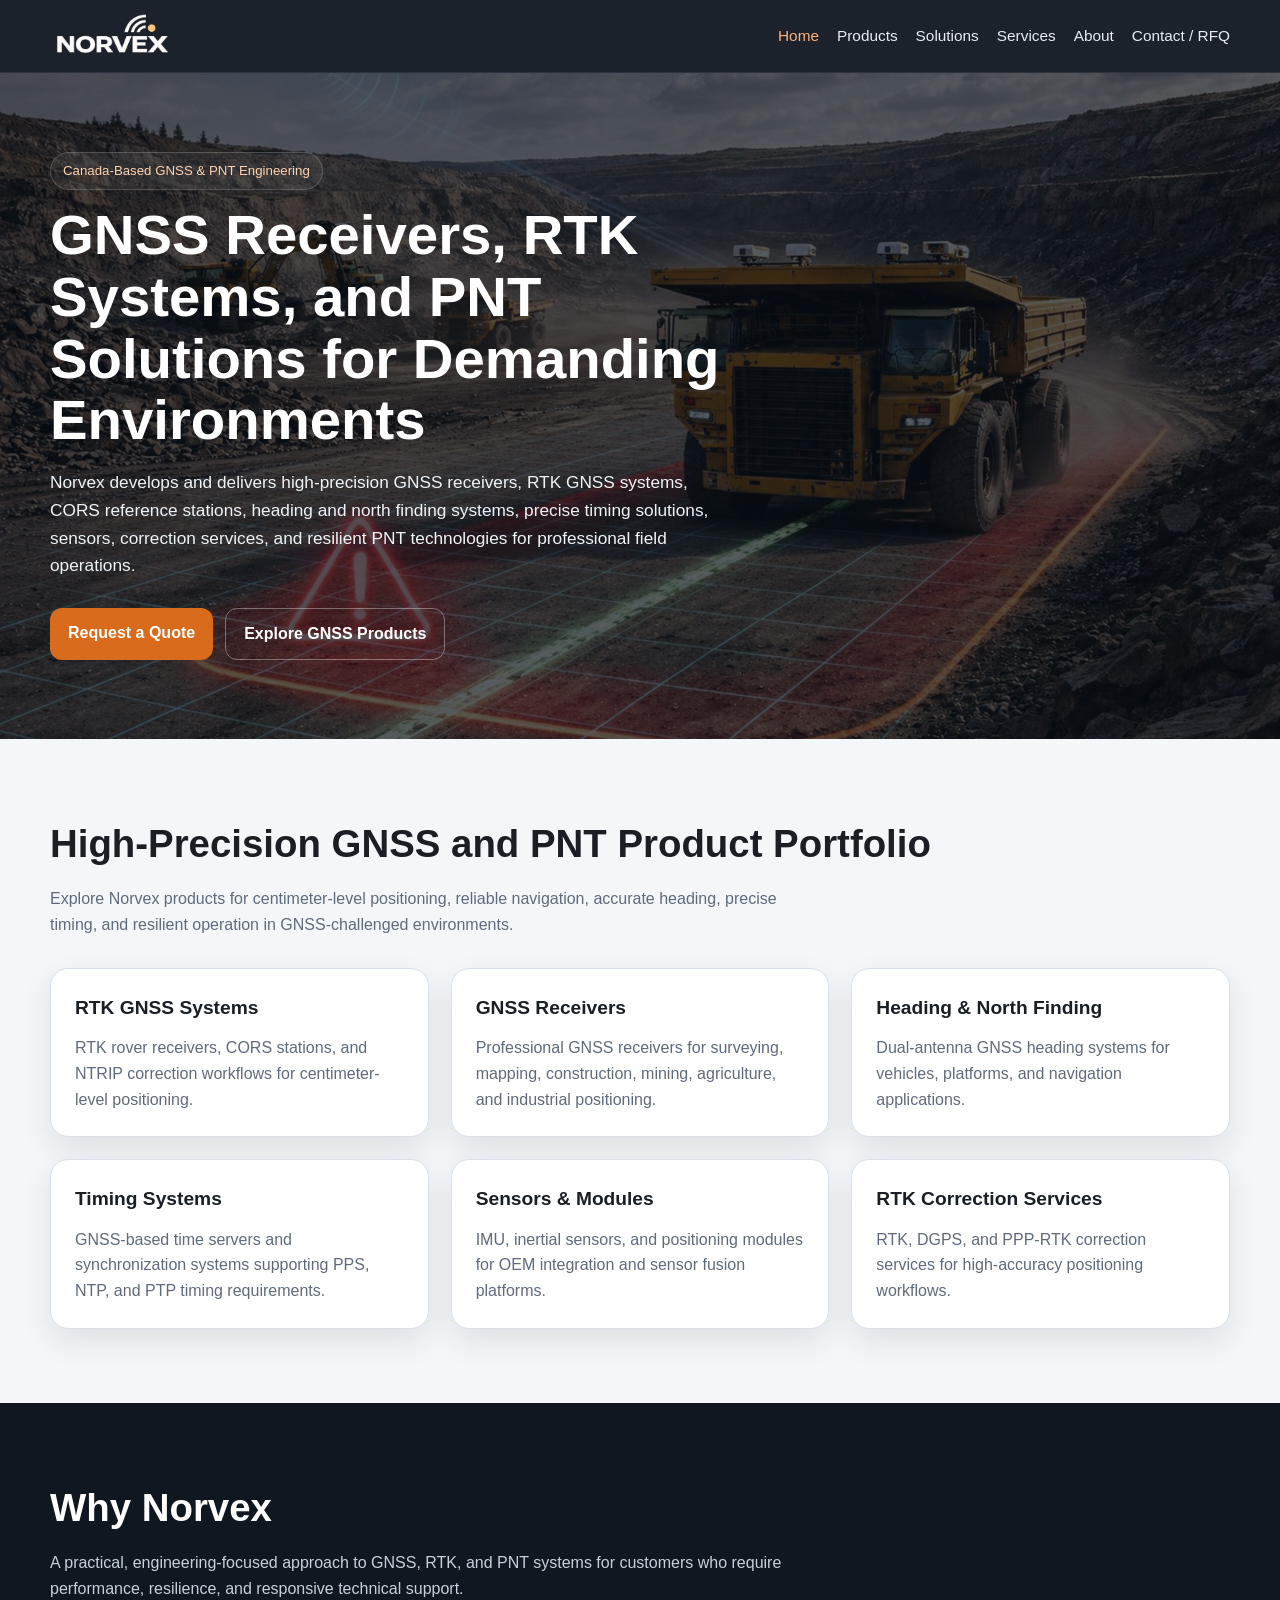
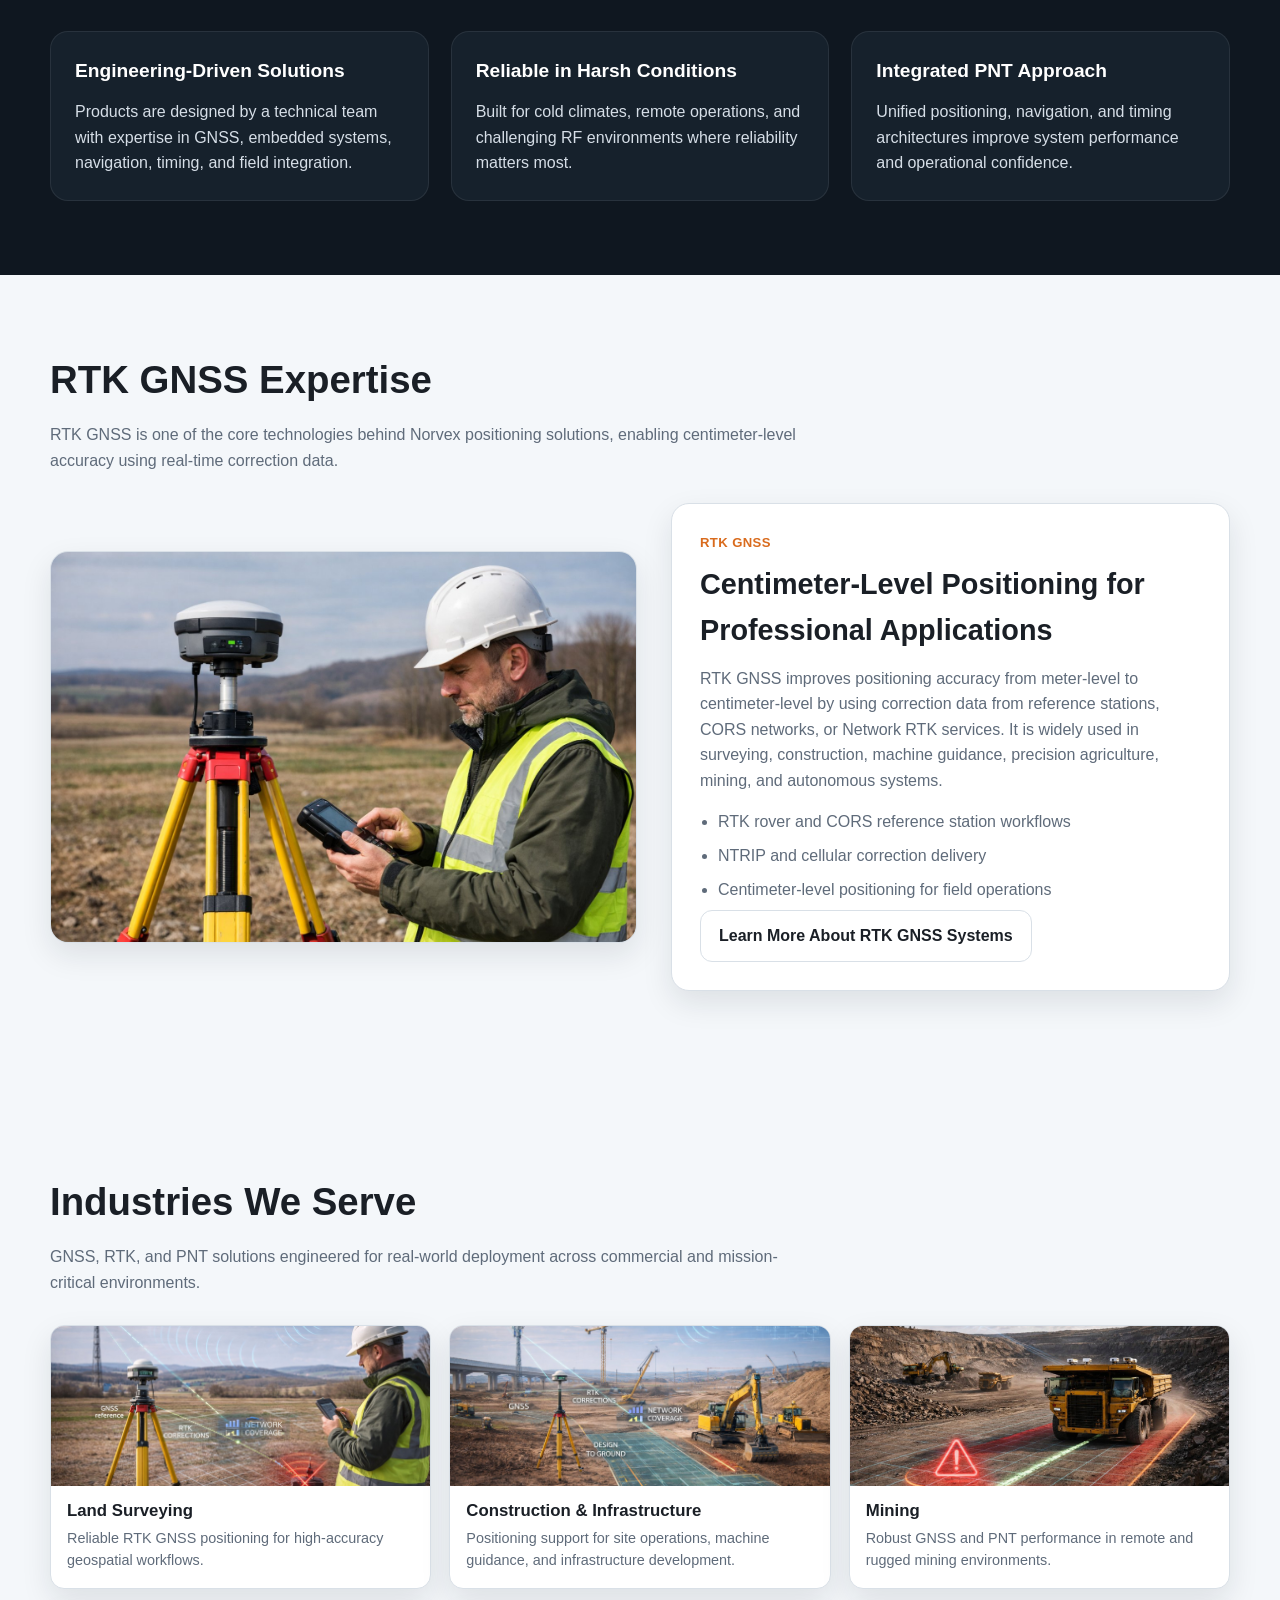
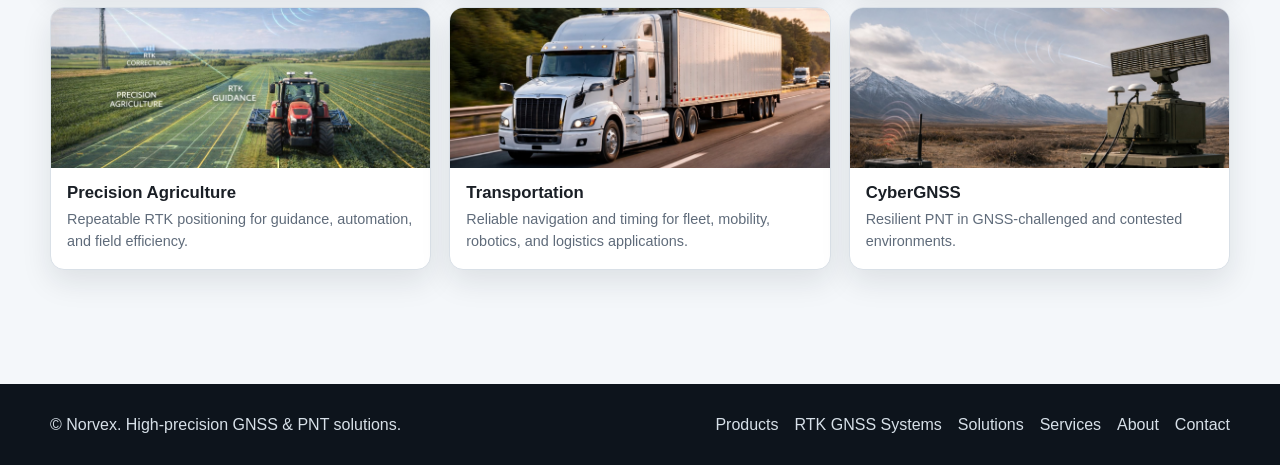
<file: index.html>
<!DOCTYPE html>
<html lang="en">
<head>
  <!-- Google tag (gtag.js) -->
  <script async src="https://www.googletagmanager.com/gtag/js?id=G-CPPC01X9D1"></script>
  <script>
    window.dataLayer = window.dataLayer || [];
    function gtag(){dataLayer.push(arguments);}
    gtag('js', new Date());
    gtag('config', 'G-CPPC01X9D1');
  </script>

  <meta charset="UTF-8">
  <meta name="viewport" content="width=device-width, initial-scale=1.0">

  <title>Norvex | GNSS Receivers, RTK Systems & PNT Solutions</title>
  <meta name="description" content="Norvex provides GNSS receivers, RTK GNSS systems, CORS stations, timing systems, sensors, and resilient PNT solutions for surveying, construction, mining, agriculture, transportation, and mission-critical applications.">
  <meta name="robots" content="index, follow">

  <link rel="canonical" href="https://norvexpnt.com/">
  <link rel="stylesheet" href="/style.css">

  <meta property="og:title" content="Norvex | GNSS Receivers, RTK Systems & PNT Solutions">
  <meta property="og:description" content="GNSS receivers, RTK systems, CORS stations, timing systems, and resilient PNT solutions for demanding applications.">
  <meta property="og:type" content="website">
  <meta property="og:url" content="https://norvexpnt.com/">
  <meta property="og:image" content="https://norvexpnt.com/images/industries//mining_com.jpg">

  <meta name="twitter:card" content="summary_large_image">
  <meta name="twitter:title" content="Norvex | GNSS Receivers, RTK Systems & PNT Solutions">
  <meta name="twitter:description" content="GNSS receivers, RTK systems, CORS stations, timing systems, and resilient PNT solutions.">
  <meta name="twitter:image" content="https://norvexpnt.com/images/industries//mining_com.jpg">
</head>
<body>

<header class="site-header">
  <div class="container nav">
    <a href="/" class="brand">
      <img src="/images/Logo1.png" alt="Norvex GNSS and PNT solutions">
    </a>

    <nav class="nav-links">
      <a class="active" href="/">Home</a>
      <a href="/products/">Products</a>
      <a href="/solutions/">Solutions</a>
      <a href="/services/">Services</a>
      <a href="/about/">About</a>
      <a href="/contact/">Contact / RFQ</a>
    </nav>
  </div>
</header>

<section class="hero">
  <div class="container">
    <div class="hero-content">
      <span class="eyebrow">Canada-Based GNSS & PNT Engineering</span>
      <h1>GNSS Receivers, RTK Systems, and PNT Solutions for Demanding Environments</h1>
      <p>
        Norvex develops and delivers high-precision GNSS receivers, RTK GNSS systems, CORS reference stations, heading and north finding systems, precise timing solutions, sensors, correction services, and resilient PNT technologies for professional field operations.
      </p>
      <div class="hero-actions">
        <a class="btn btn-primary" href="/contact/">Request a Quote</a>
        <a class="btn btn-secondary" href="/products/">Explore GNSS Products</a>
      </div>
    </div>
  </div>
</section>

<section class="section">
  <div class="container">
    <h2 class="section-title">High-Precision GNSS and PNT Product Portfolio</h2>
    <p class="section-subtitle">
      Explore Norvex products for centimeter-level positioning, reliable navigation, accurate heading, precise timing, and resilient operation in GNSS-challenged environments.
    </p>

    <div class="grid-3">
      <a href="/rtk-systems/" class="card link-card">
        <h3>RTK GNSS Systems</h3>
        <p>RTK rover receivers, CORS stations, and NTRIP correction workflows for centimeter-level positioning.</p>
      </a>

      <a href="/products/" class="card link-card">
        <h3>GNSS Receivers</h3>
        <p>Professional GNSS receivers for surveying, mapping, construction, mining, agriculture, and industrial positioning.</p>
      </a>

      <a href="/products/" class="card link-card">
        <h3>Heading &amp; North Finding</h3>
        <p>Dual-antenna GNSS heading systems for vehicles, platforms, and navigation applications.</p>
      </a>

      <a href="/products/" class="card link-card">
        <h3>Timing Systems</h3>
        <p>GNSS-based time servers and synchronization systems supporting PPS, NTP, and PTP timing requirements.</p>
      </a>

      <a href="/products/" class="card link-card">
        <h3>Sensors &amp; Modules</h3>
        <p>IMU, inertial sensors, and positioning modules for OEM integration and sensor fusion platforms.</p>
      </a>

      <a href="/services/" class="card link-card">
        <h3>RTK Correction Services</h3>
        <p>RTK, DGPS, and PPP-RTK correction services for high-accuracy positioning workflows.</p>
      </a>
    </div>
  </div>
</section>

<section class="section band">
  <div class="container">
    <h2 class="section-title">Why Norvex</h2>
    <p class="section-subtitle">
      A practical, engineering-focused approach to GNSS, RTK, and PNT systems for customers who require performance, resilience, and responsive technical support.
    </p>

    <div class="grid-3">
      <article class="card">
        <h3>Engineering-Driven Solutions</h3>
        <p>Products are designed by a technical team with expertise in GNSS, embedded systems, navigation, timing, and field integration.</p>
      </article>
      <article class="card">
        <h3>Reliable in Harsh Conditions</h3>
        <p>Built for cold climates, remote operations, and challenging RF environments where reliability matters most.</p>
      </article>
      <article class="card">
        <h3>Integrated PNT Approach</h3>
        <p>Unified positioning, navigation, and timing architectures improve system performance and operational confidence.</p>
      </article>
    </div>
  </div>
</section>

<section class="section">
  <div class="container">
    <h2 class="section-title">RTK GNSS Expertise</h2>
    <p class="section-subtitle">
      RTK GNSS is one of the core technologies behind Norvex positioning solutions, enabling centimeter-level accuracy using real-time correction data.
    </p>

    <div class="feature">
      <div class="feature-media">
        <img src="/images/products/gnss_com.jpg" alt="RTK GNSS receiver for centimeter-level positioning">
      </div>
      <div class="feature-body">
        <div class="kicker">RTK GNSS</div>
        <h2>Centimeter-Level Positioning for Professional Applications</h2>
        <p>
          RTK GNSS improves positioning accuracy from meter-level to centimeter-level by using correction data from reference stations, CORS networks, or Network RTK services. It is widely used in surveying, construction, machine guidance, precision agriculture, mining, and autonomous systems.
        </p>
        <ul class="list">
          <li>RTK rover and CORS reference station workflows</li>
          <li>NTRIP and cellular correction delivery</li>
          <li>Centimeter-level positioning for field operations</li>
        </ul>
        <a class="btn btn-light" href="/rtk-systems/">Learn More About RTK GNSS Systems</a>
      </div>
    </div>
  </div>
</section>

<section class="section industries-section">
  <div class="container">
    <h2 class="section-title">Industries We Serve</h2>
    <p class="section-subtitle">
      GNSS, RTK, and PNT solutions engineered for real-world deployment across commercial and mission-critical environments.
    </p>

    <div class="industries-grid">
      <article class="industry-card">
        <img src="/images/industries/survey_com.jpg" alt="Land surveying with high-precision GNSS receiver">
        <div class="industry-content">
          <h3>Land Surveying</h3>
          <p>Reliable RTK GNSS positioning for high-accuracy geospatial workflows.</p>
        </div>
      </article>

      <article class="industry-card">
        <img src="/images/industries/cons_com.jpg" alt="Construction positioning with RTK GNSS systems">
        <div class="industry-content">
          <h3>Construction &amp; Infrastructure</h3>
          <p>Positioning support for site operations, machine guidance, and infrastructure development.</p>
        </div>
      </article>

      <article class="industry-card">
        <img src="/images/industries/mining_com.jpg" alt="Mining GNSS positioning and navigation systems">
        <div class="industry-content">
          <h3>Mining</h3>
          <p>Robust GNSS and PNT performance in remote and rugged mining environments.</p>
        </div>
      </article>

      <article class="industry-card">
        <img src="/images/industries/agri_com.jpg" alt="Precision agriculture guidance with RTK GNSS">
        <div class="industry-content">
          <h3>Precision Agriculture</h3>
          <p>Repeatable RTK positioning for guidance, automation, and field efficiency.</p>
        </div>
      </article>

      <article class="industry-card">
        <img src="/images/industries/trans_com.jpg" alt="Transportation navigation and GNSS tracking">
        <div class="industry-content">
          <h3>Transportation</h3>
          <p>Reliable navigation and timing for fleet, mobility, robotics, and logistics applications.</p>
        </div>
      </article>

      <article class="industry-card">
        <img src="/images/industries/def.png" alt="CyberGNSS resilient positioning navigation and timing">
        <div class="industry-content">
          <h3>CyberGNSS</h3>
          <p>Resilient PNT in GNSS-challenged and contested environments.</p>
        </div>
      </article>
    </div>
  </div>
</section>

<footer class="site-footer">
  <div class="container footer-wrap">
    <div>© Norvex. High-precision GNSS &amp; PNT solutions.</div>
    <div class="footer-links">
      <a href="/products/">Products</a>
      <a href="/rtk-systems/">RTK GNSS Systems</a>
      <a href="/solutions/">Solutions</a>
      <a href="/services/">Services</a>
      <a href="/about/">About</a>
      <a href="/contact/">Contact</a>
    </div>
  </div>
</footer>

</body>
</html>
</file>
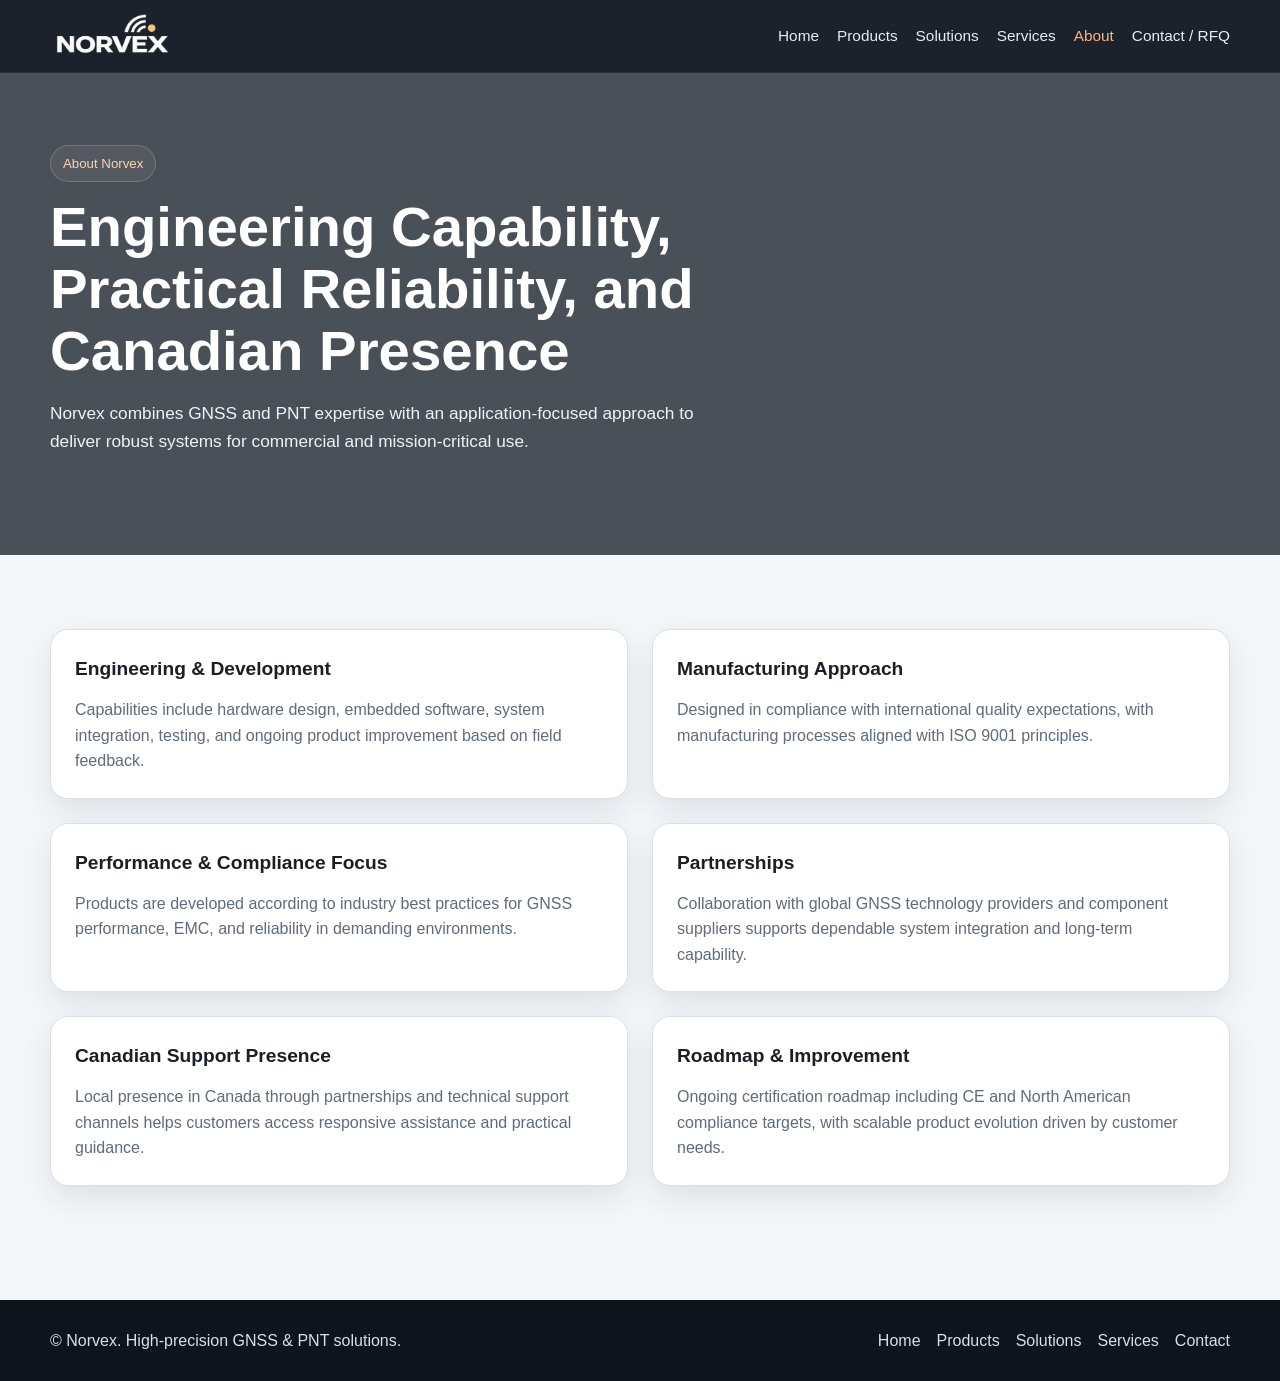
<file: about/index.html>
<!DOCTYPE html>
<html lang="en">
<head>

  <!-- Google tag (gtag.js) -->
  <script async src="https://www.googletagmanager.com/gtag/js?id=G-CPPC01X9D1"></script>
  <script>
    window.dataLayer = window.dataLayer || [];
    function gtag(){dataLayer.push(arguments);}
    gtag('js', new Date());
    gtag('config', 'G-CPPC01X9D1');
  </script>

  <meta charset="UTF-8">
  <meta name="viewport" content="width=device-width, initial-scale=1.0">

  <title>About | Norvex</title>
  <meta name="description" content="Learn about Norvex engineering capability, manufacturing approach, partnerships, and Canadian support presence.">
  <link rel="canonical" href="https://norvexpnt.com/about/">

  <link rel="stylesheet" href="/style.css">
</head>
<body>

  <header class="site-header">
    <div class="container nav">
      <a href="/" class="brand">
        <img src="/images/Logo1.png" alt="Norvex">
      </a>

      <nav class="nav-links">
        <a href="/">Home</a>
        <a href="/products/">Products</a>
        <a href="/solutions/">Solutions</a>
        <a href="/services/">Services</a>
        <a class="active" href="/about/">About</a>
        <a href="/contact/">Contact / RFQ</a>
      </nav>
    </div>
  </header>

  <section class="hero small" style="background:
    linear-gradient(rgba(8,15,24,.72), rgba(8,15,24,.72)),
    url('https://images.unsplash.com/photo-1497366754035-f200968a6e72?auto=format&fit=crop&w=1600&q=80') center/cover no-repeat;">
    <div class="container">
      <div class="hero-content">
        <span class="eyebrow">About Norvex</span>
        <h1>Engineering Capability, Practical Reliability, and Canadian Presence</h1>
        <p>Norvex combines GNSS and PNT expertise with an application-focused approach to deliver robust systems for commercial and mission-critical use.</p>
      </div>
    </div>
  </section>

  <section class="section">
    <div class="container">
      <div class="grid-2">
        <article class="card">
          <h3>Engineering & Development</h3>
          <p>Capabilities include hardware design, embedded software, system integration, testing, and ongoing product improvement based on field feedback.</p>
        </article>

        <article class="card">
          <h3>Manufacturing Approach</h3>
          <p>Designed in compliance with international quality expectations, with manufacturing processes aligned with ISO 9001 principles.</p>
        </article>

        <article class="card">
          <h3>Performance & Compliance Focus</h3>
          <p>Products are developed according to industry best practices for GNSS performance, EMC, and reliability in demanding environments.</p>
        </article>

        <article class="card">
          <h3>Partnerships</h3>
          <p>Collaboration with global GNSS technology providers and component suppliers supports dependable system integration and long-term capability.</p>
        </article>

        <article class="card">
          <h3>Canadian Support Presence</h3>
          <p>Local presence in Canada through partnerships and technical support channels helps customers access responsive assistance and practical guidance.</p>
        </article>

        <article class="card">
          <h3>Roadmap & Improvement</h3>
          <p>Ongoing certification roadmap including CE and North American compliance targets, with scalable product evolution driven by customer needs.</p>
        </article>
      </div>
    </div>
  </section>

  <footer class="site-footer">
    <div class="container footer-wrap">
      <div>© Norvex. High-precision GNSS &amp; PNT solutions.</div>
      <div class="footer-links">
        <a href="/">Home</a>
        <a href="/products/">Products</a>
        <a href="/solutions/">Solutions</a>
        <a href="/services/">Services</a>
        <a href="/contact/">Contact</a>
      </div>
    </div>
  </footer>

</body>
</html>
</file>
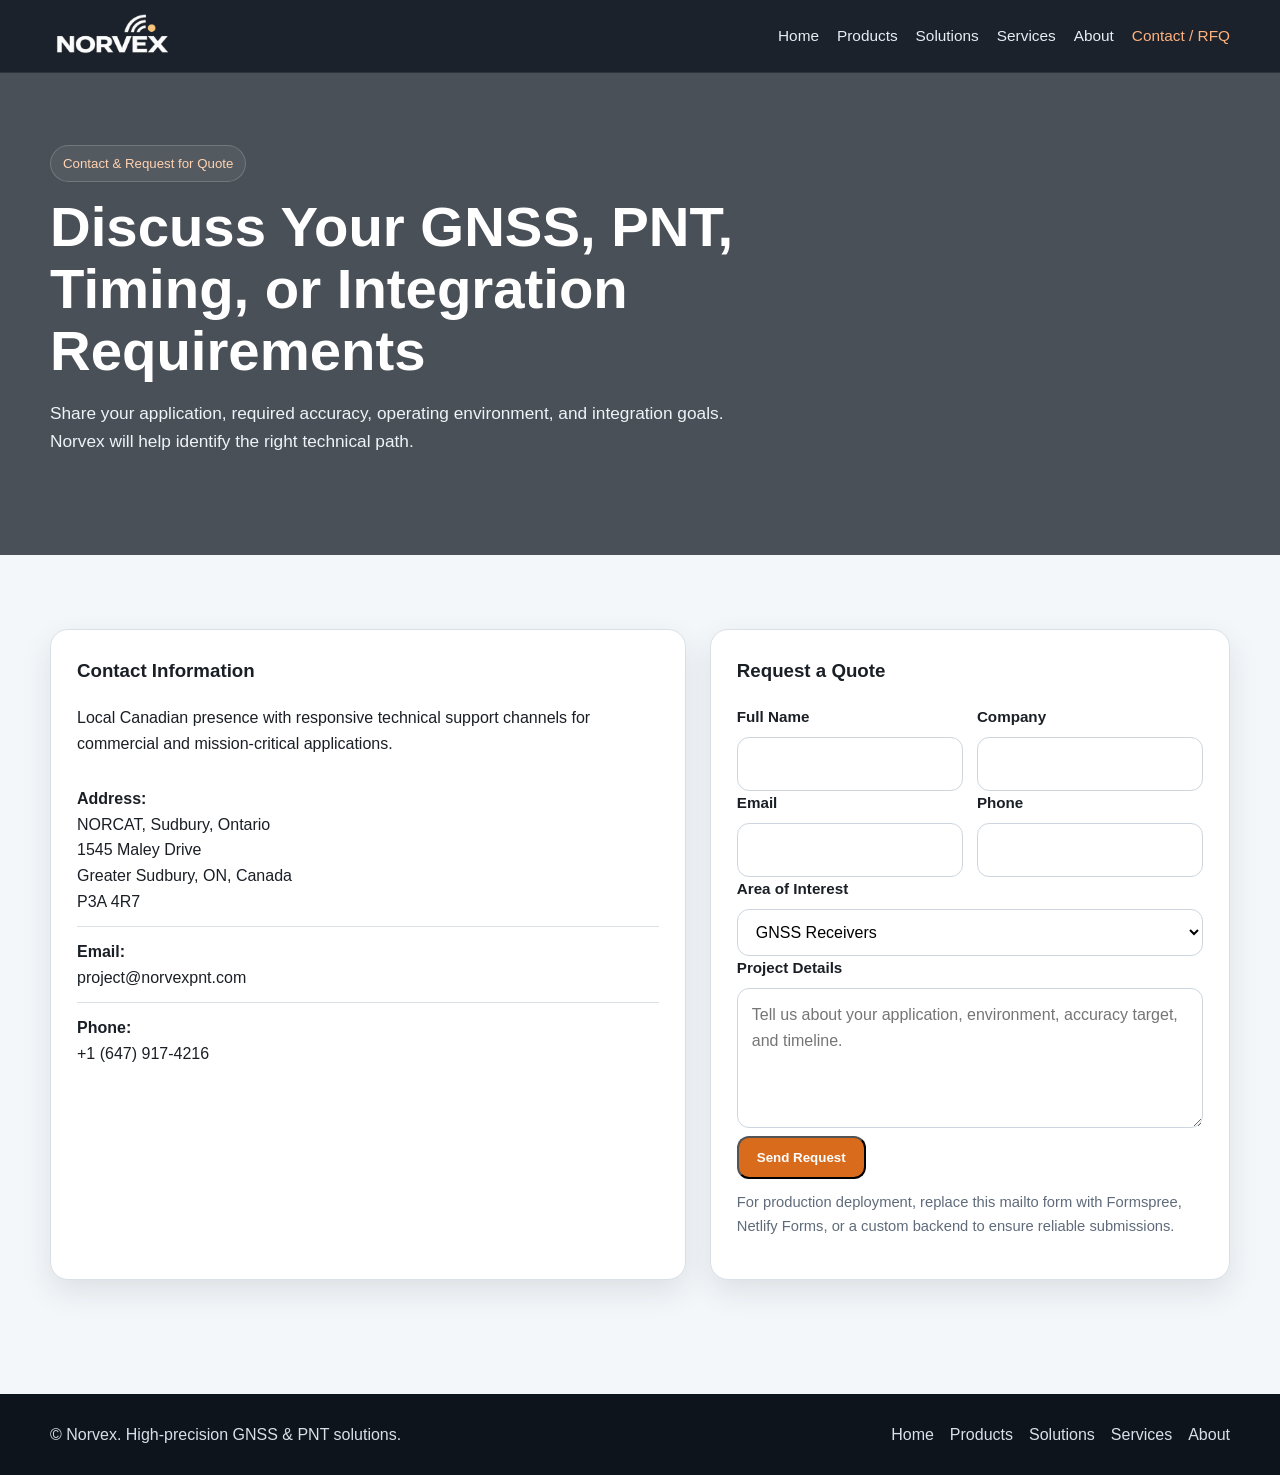
<file: contact/index.html>
<!DOCTYPE html>
<html lang="en">
<head>

  <!-- Google tag (gtag.js) -->
  <script async src="https://www.googletagmanager.com/gtag/js?id=G-CPPC01X9D1"></script>
  <script>
    window.dataLayer = window.dataLayer || [];
    function gtag(){dataLayer.push(arguments);}
    gtag('js', new Date());
    gtag('config', 'G-CPPC01X9D1');
  </script>

  <meta charset="UTF-8">
  <meta name="viewport" content="width=device-width, initial-scale=1.0">

  <title>Contact / RFQ | Norvex</title>
  <meta name="description" content="Contact Norvex for GNSS, PNT, timing, and correction service inquiries. Request a quote for your application.">
  <link rel="canonical" href="https://norvexpnt.com/contact/">

  <link rel="stylesheet" href="/style.css">
</head>
<body>

  <header class="site-header">
    <div class="container nav">
      <a href="/" class="brand">
        <img src="/images/Logo1.png" alt="Norvex">
      </a>

      <nav class="nav-links">
        <a href="/">Home</a>
        <a href="/products/">Products</a>
        <a href="/solutions/">Solutions</a>
        <a href="/services/">Services</a>
        <a href="/about/">About</a>
        <a class="active" href="/contact/">Contact / RFQ</a>
      </nav>
    </div>
  </header>

  <section class="hero small" style="background:
    linear-gradient(rgba(8,15,24,.72), rgba(8,15,24,.72)),
    url('https://images.unsplash.com/photo-1520607162513-77705c0f0d4a?auto=format&fit=crop&w=1600&q=80') center/cover no-repeat;">
    <div class="container">
      <div class="hero-content">
        <span class="eyebrow">Contact & Request for Quote</span>
        <h1>Discuss Your GNSS, PNT, Timing, or Integration Requirements</h1>
        <p>Share your application, required accuracy, operating environment, and integration goals. Norvex will help identify the right technical path.</p>
      </div>
    </div>
  </section>

  <section class="section">
    <div class="container split">
      <div class="contact-block">
        <h3>Contact Information</h3>
        <p>Local Canadian presence with responsive technical support channels for commercial and mission-critical applications.</p>
        <ul class="contact-list">
          <li><strong>Address:</strong><br>NORCAT, Sudbury, Ontario<br>1545 Maley Drive<br>Greater Sudbury, ON, Canada<br>P3A 4R7</li>
          <li><strong>Email:</strong><br><a href="mailto:project@norvexpnt.com">project@norvexpnt.com</a></li>
          <li><strong>Phone:</strong><br><a href="tel:+16479174216">+1 (647) 917-4216</a></li>
        </ul>
      </div>

      <div class="form-card">
        <h3>Request a Quote</h3>
        <form action="mailto:project@norvexpnt.com" method="post" enctype="text/plain">
          <div class="form-row">
            <div>
              <label for="name">Full Name</label>
              <input id="name" name="Full Name" type="text" required>
            </div>
            <div>
              <label for="company">Company</label>
              <input id="company" name="Company" type="text">
            </div>
          </div>

          <div class="form-row">
            <div>
              <label for="email">Email</label>
              <input id="email" name="Email" type="email" required>
            </div>
            <div>
              <label for="phone">Phone</label>
              <input id="phone" name="Phone" type="text">
            </div>
          </div>

          <div>
            <label for="interest">Area of Interest</label>
            <select id="interest" name="Area of Interest">
              <option>GNSS Receivers</option>
              <option>Heading & North Finding</option>
              <option>Timing Systems</option>
              <option>PNT Solutions</option>
              <option>Sensors & Modules</option>
              <option>Correction Services</option>
              <option>Technical Support</option>
              <option>Training</option>
            </select>
          </div>

          <div>
            <label for="message">Project Details</label>
            <textarea id="message" name="Project Details" placeholder="Tell us about your application, environment, accuracy target, and timeline."></textarea>
          </div>

          <button class="btn btn-primary" type="submit">Send Request</button>
          <p class="note">For production deployment, replace this mailto form with Formspree, Netlify Forms, or a custom backend to ensure reliable submissions.</p>
        </form>
      </div>
    </div>
  </section>

  <footer class="site-footer">
    <div class="container footer-wrap">
      <div>© Norvex. High-precision GNSS & PNT solutions.</div>
      <div class="footer-links">
        <a href="/">Home</a>
        <a href="/products/">Products</a>
        <a href="/solutions/">Solutions</a>
        <a href="/services/">Services</a>
        <a href="/about/">About</a>
      </div>
    </div>
  </footer>

</body>
</html>
</file>
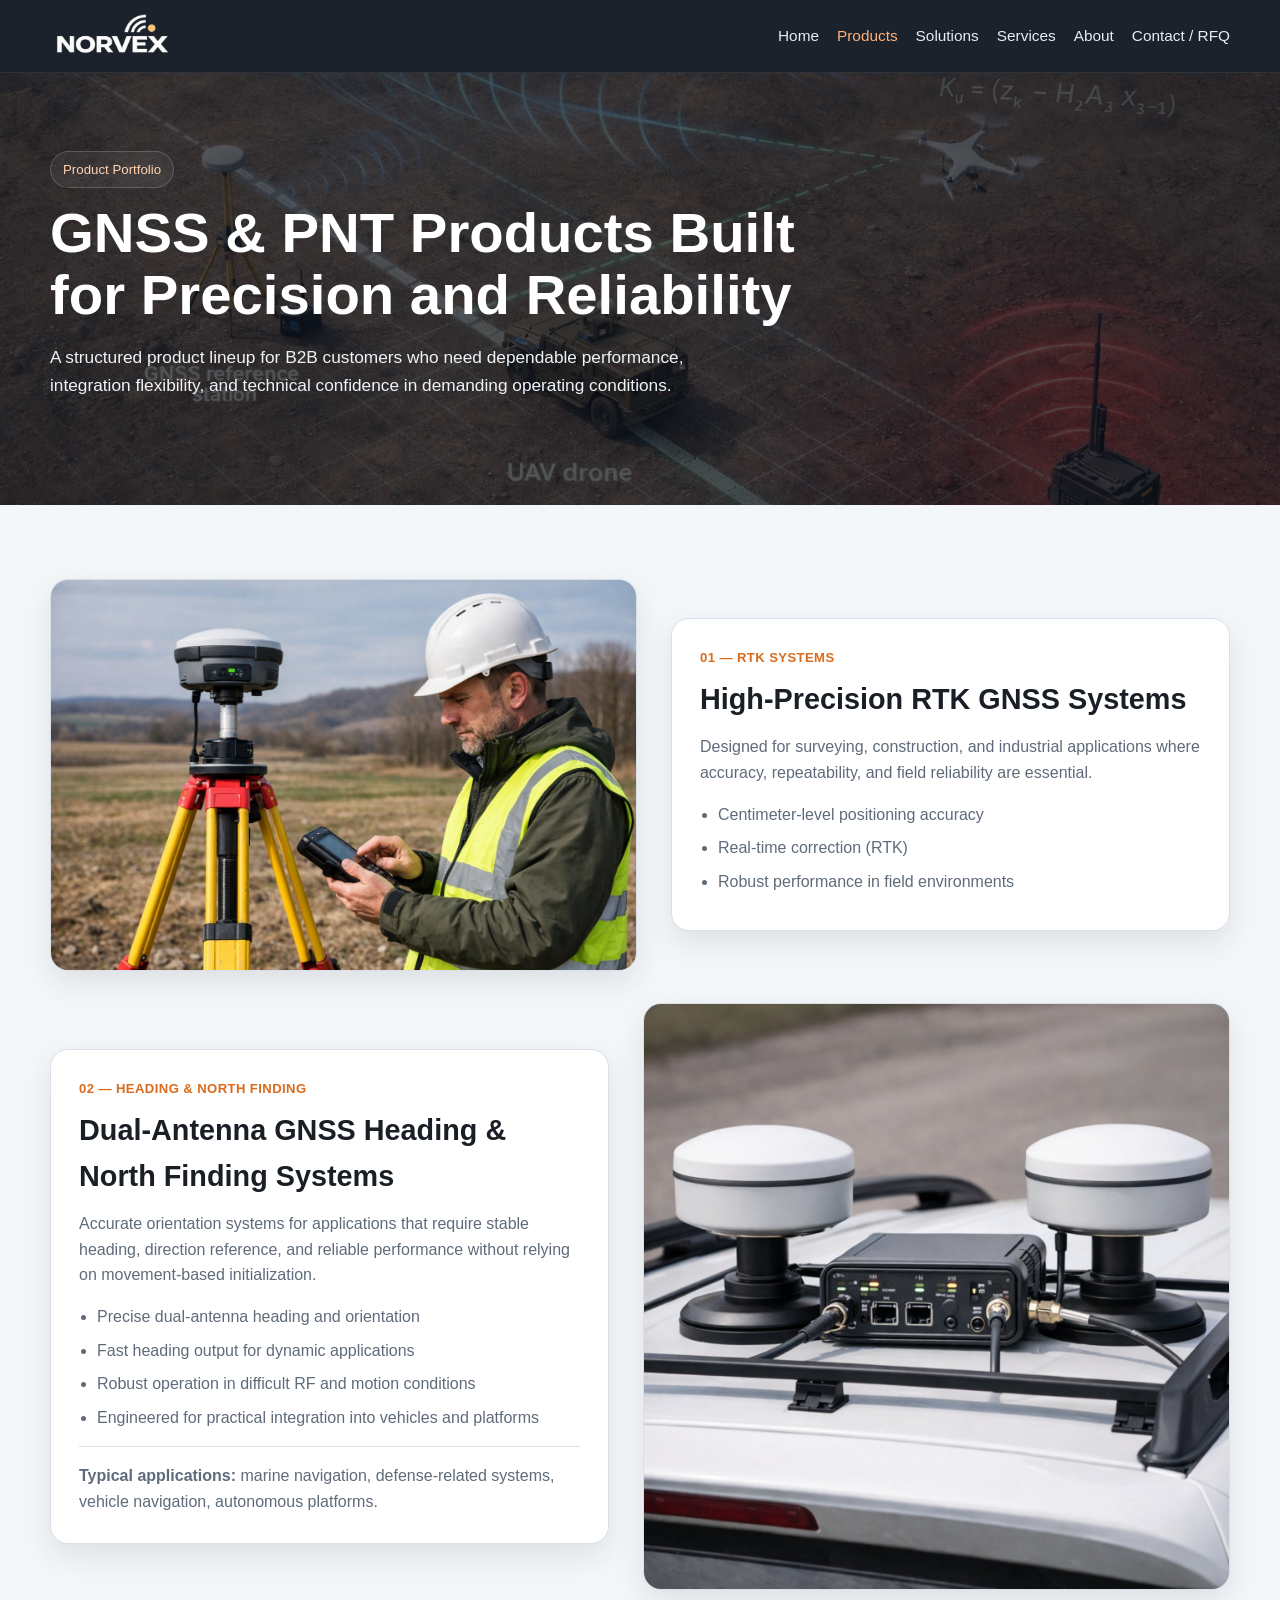
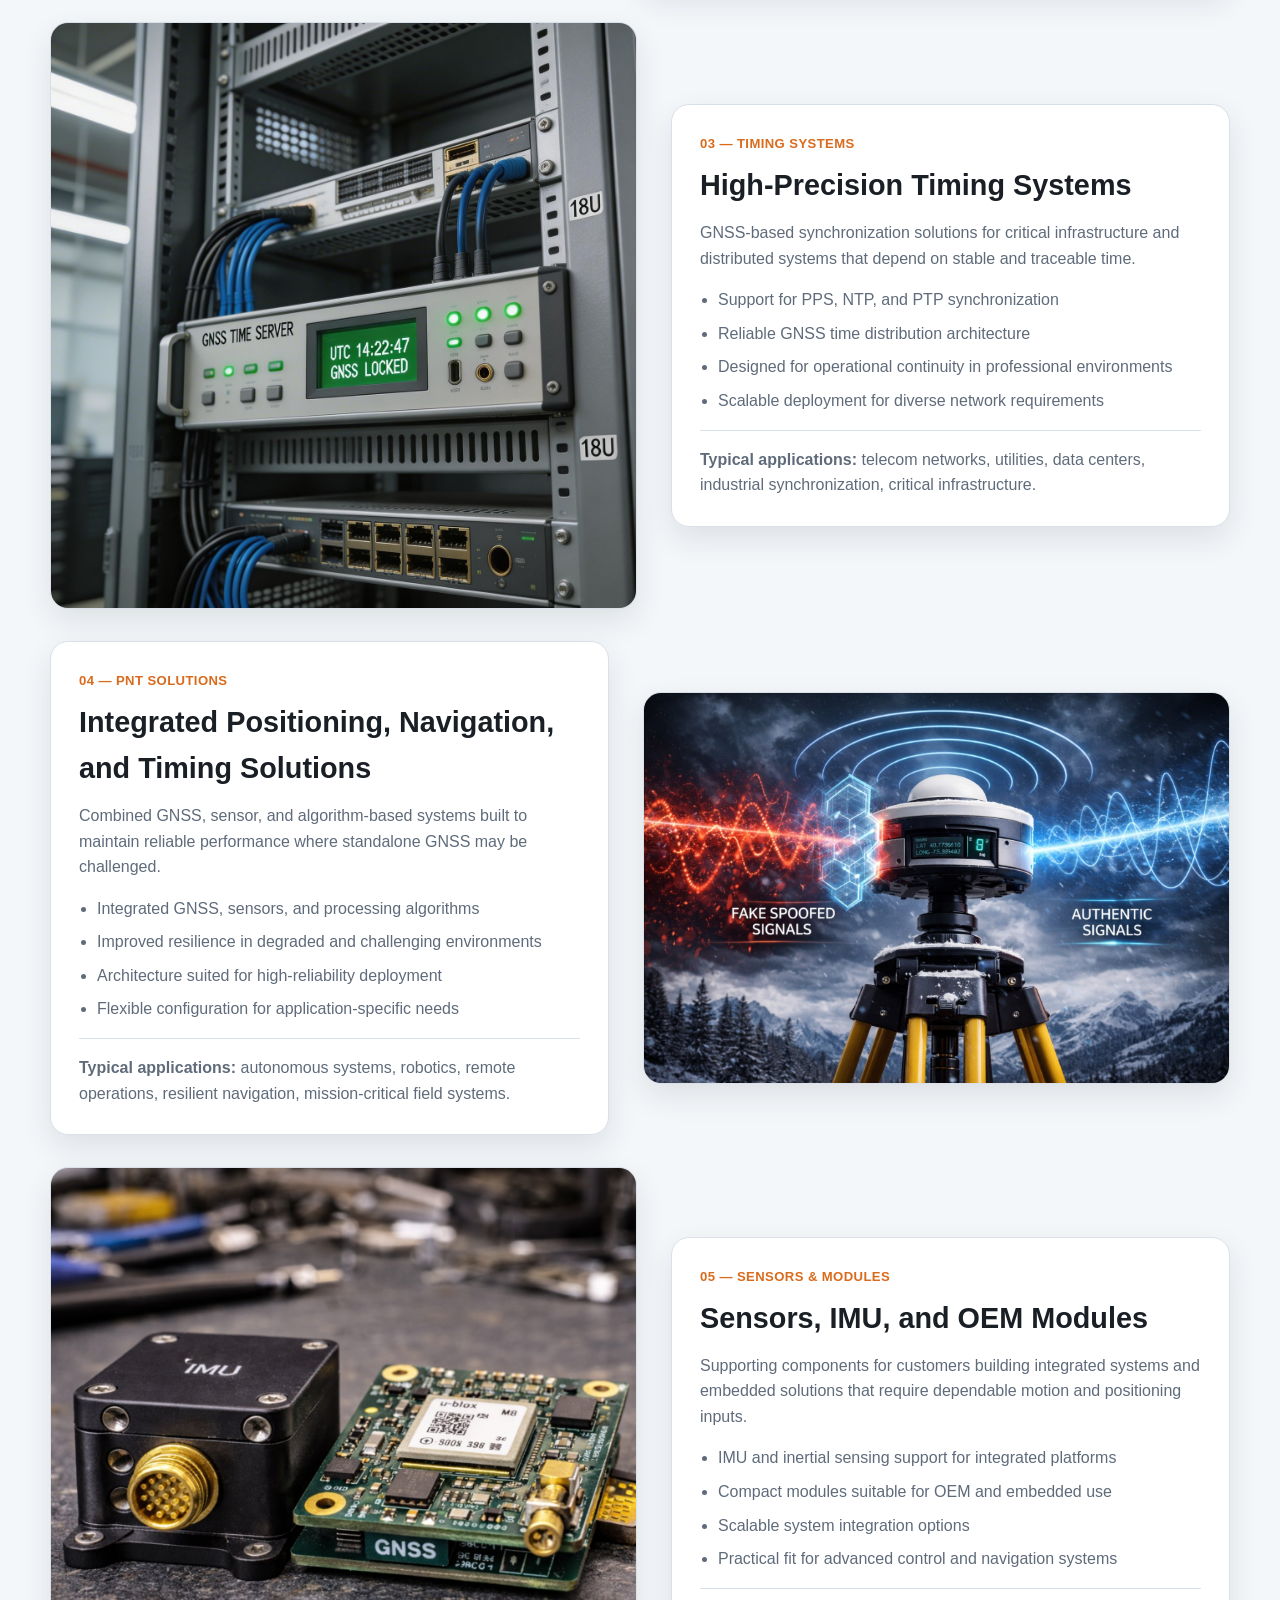
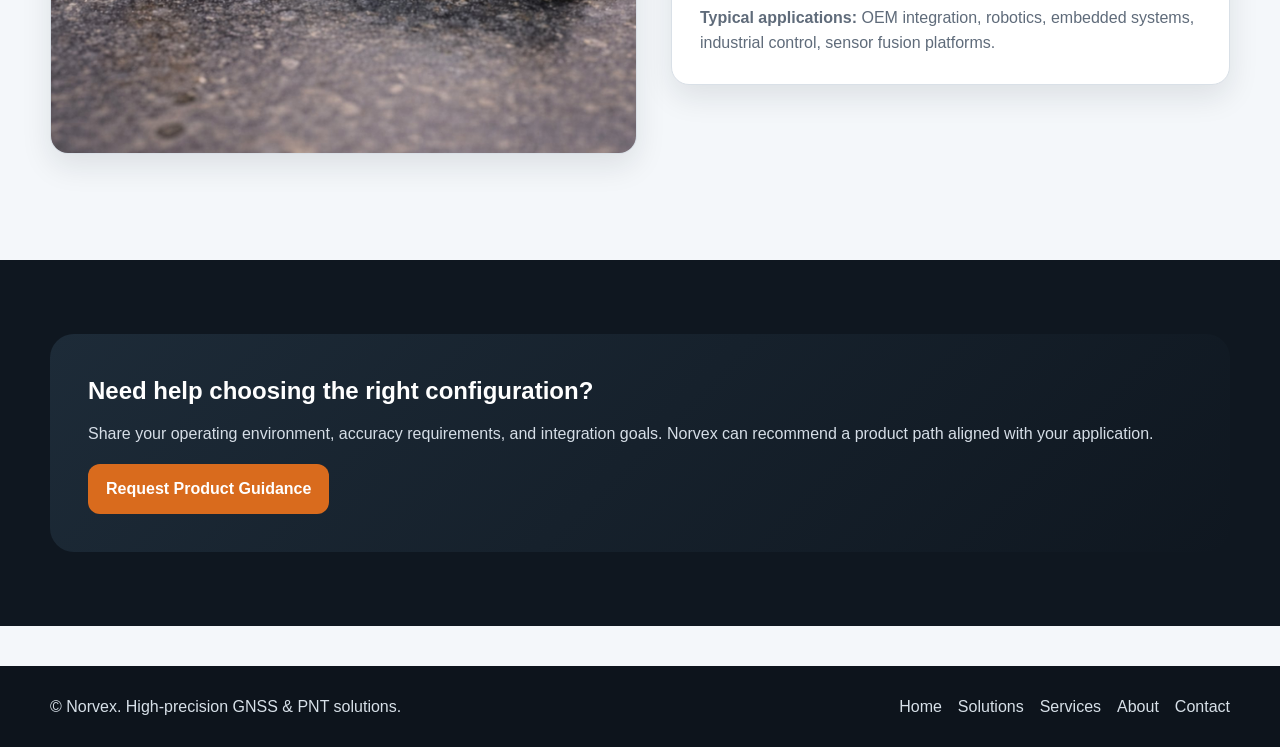
<file: products/index.html>
<!DOCTYPE html>
<html lang="en">
<head>
  <!-- Google tag (gtag.js) -->
  <script async src="https://www.googletagmanager.com/gtag/js?id=G-CPPC01X9D1"></script>
  <script>
    window.dataLayer = window.dataLayer || [];
    function gtag(){dataLayer.push(arguments);}
    gtag('js', new Date());
    gtag('config', 'G-CPPC01X9D1');
  </script>

  <meta charset="UTF-8">
  <meta name="viewport" content="width=device-width, initial-scale=1.0">
  <title>Products | Norvex</title>
  <link rel="canonical" href="https://norvexpnt.com/products/">
  <meta name="description" content="Explore Norvex GNSS receivers, heading systems, timing systems, resilient PNT solutions, sensors, and modules.">
  <link rel="stylesheet" href="/style.css">
</head>
<body>
  <header class="site-header">
    <div class="container nav">
      <a href="/" class="brand">
        <img src="/images/Logo1.png" alt="Norvex">
      </a>
      <nav class="nav-links">
        <a href="/">Home</a>
        <a class="active" href="/products/">Products</a>
        <a href="/solutions/">Solutions</a>
        <a href="/services/">Services</a>
        <a href="/about/">About</a>
        <a href="/contact/">Contact / RFQ</a>
      </nav>
    </div>
  </header>

  <section class="hero small" style="background:
    linear-gradient(rgba(8,15,24,.70), rgba(8,15,24,.70)),
    url('/images/products/products.jpg') center/cover no-repeat;">
    <div class="container">
      <div class="hero-content">
        <span class="eyebrow">Product Portfolio</span>
        <h1>GNSS & PNT Products Built for Precision and Reliability</h1>
        <p>A structured product lineup for B2B customers who need dependable performance, integration flexibility, and technical confidence in demanding operating conditions.</p>
      </div>
    </div>
  </section>

  <section class="section">
    <div class="container">
      <div class="feature">
        <div class="feature-media">
          <img src="/images/products/gnss_com.jpg" alt="RTK SYSTEMS">
        </div>

        <a href="/rtk-systems/" class="feature-body link-card">
          <div class="kicker">01 — RTK SYSTEMS</div>
          <h2>High-Precision RTK GNSS Systems</h2>
          <p>
            Designed for surveying, construction, and industrial applications where accuracy, repeatability, and field reliability are essential.
          </p>
          <ul class="list">
            <li>Centimeter-level positioning accuracy</li>
            <li>Real-time correction (RTK)</li>
            <li>Robust performance in field environments</li>
          </ul>
        </a>
      </div>

      <div class="feature reverse">
        <div class="feature-media">
          <img src="/images/products/heading_com.jpg" alt="GNSS Heading System">
        </div>
        <div class="feature-body">
          <div class="kicker">02 — Heading & North Finding</div>
          <h2>Dual-Antenna GNSS Heading & North Finding Systems</h2>
          <p>Accurate orientation systems for applications that require stable heading, direction reference, and reliable performance without relying on movement-based initialization.</p>
          <ul class="list">
            <li>Precise dual-antenna heading and orientation</li>
            <li>Fast heading output for dynamic applications</li>
            <li>Robust operation in difficult RF and motion conditions</li>
            <li>Engineered for practical integration into vehicles and platforms</li>
          </ul>
          <div class="apps"><strong>Typical applications:</strong> marine navigation, defense-related systems, vehicle navigation, autonomous platforms.</div>
        </div>
      </div>

      <div class="feature">
        <div class="feature-media">
          <img src="/images/products/timing_com.jpg" alt="Timing systems">
        </div>
        <div class="feature-body">
          <div class="kicker">03 — Timing Systems</div>
          <h2>High-Precision Timing Systems</h2>
          <p>GNSS-based synchronization solutions for critical infrastructure and distributed systems that depend on stable and traceable time.</p>
          <ul class="list">
            <li>Support for PPS, NTP, and PTP synchronization</li>
            <li>Reliable GNSS time distribution architecture</li>
            <li>Designed for operational continuity in professional environments</li>
            <li>Scalable deployment for diverse network requirements</li>
          </ul>
          <div class="apps"><strong>Typical applications:</strong> telecom networks, utilities, data centers, industrial synchronization, critical infrastructure.</div>
        </div>
      </div>

      <div class="feature reverse">
        <div class="feature-media">
          <img src="/images/products/resilient_com.jpg" alt="PNT solutions">
        </div>
        <div class="feature-body">
          <div class="kicker">04 — PNT Solutions</div>
          <h2>Integrated Positioning, Navigation, and Timing Solutions</h2>
          <p>Combined GNSS, sensor, and algorithm-based systems built to maintain reliable performance where standalone GNSS may be challenged.</p>
          <ul class="list">
            <li>Integrated GNSS, sensors, and processing algorithms</li>
            <li>Improved resilience in degraded and challenging environments</li>
            <li>Architecture suited for high-reliability deployment</li>
            <li>Flexible configuration for application-specific needs</li>
          </ul>
          <div class="apps"><strong>Typical applications:</strong> autonomous systems, robotics, remote operations, resilient navigation, mission-critical field systems.</div>
        </div>
      </div>

      <div class="feature">
        <div class="feature-media">
          <img src="/images/products/sensors_comp.jpg" alt="Sensors and modules">
        </div>
        <div class="feature-body">
          <div class="kicker">05 — Sensors & Modules</div>
          <h2>Sensors, IMU, and OEM Modules</h2>
          <p>Supporting components for customers building integrated systems and embedded solutions that require dependable motion and positioning inputs.</p>
          <ul class="list">
            <li>IMU and inertial sensing support for integrated platforms</li>
            <li>Compact modules suitable for OEM and embedded use</li>
            <li>Scalable system integration options</li>
            <li>Practical fit for advanced control and navigation systems</li>
          </ul>
          <div class="apps"><strong>Typical applications:</strong> OEM integration, robotics, embedded systems, industrial control, sensor fusion platforms.</div>
        </div>
      </div>
    </div>
  </section>

  <section class="section band">
    <div class="container">
      <div class="cta">
        <h2>Need help choosing the right configuration?</h2>
        <p>Share your operating environment, accuracy requirements, and integration goals. Norvex can recommend a product path aligned with your application.</p>
        <a class="btn btn-primary" href="/contact/">Request Product Guidance</a>
      </div>
    </div>
  </section>

  <footer class="site-footer">
    <div class="container footer-wrap">
      <div>© Norvex. High-precision GNSS & PNT solutions.</div>
      <div class="footer-links">
        <a href="/">Home</a>
        <a href="/solutions/">Solutions</a>
        <a href="/services/">Services</a>
        <a href="/about/">About</a>
        <a href="/contact/">Contact</a>
      </div>
    </div>
  </footer>
</body>
</html>
</file>
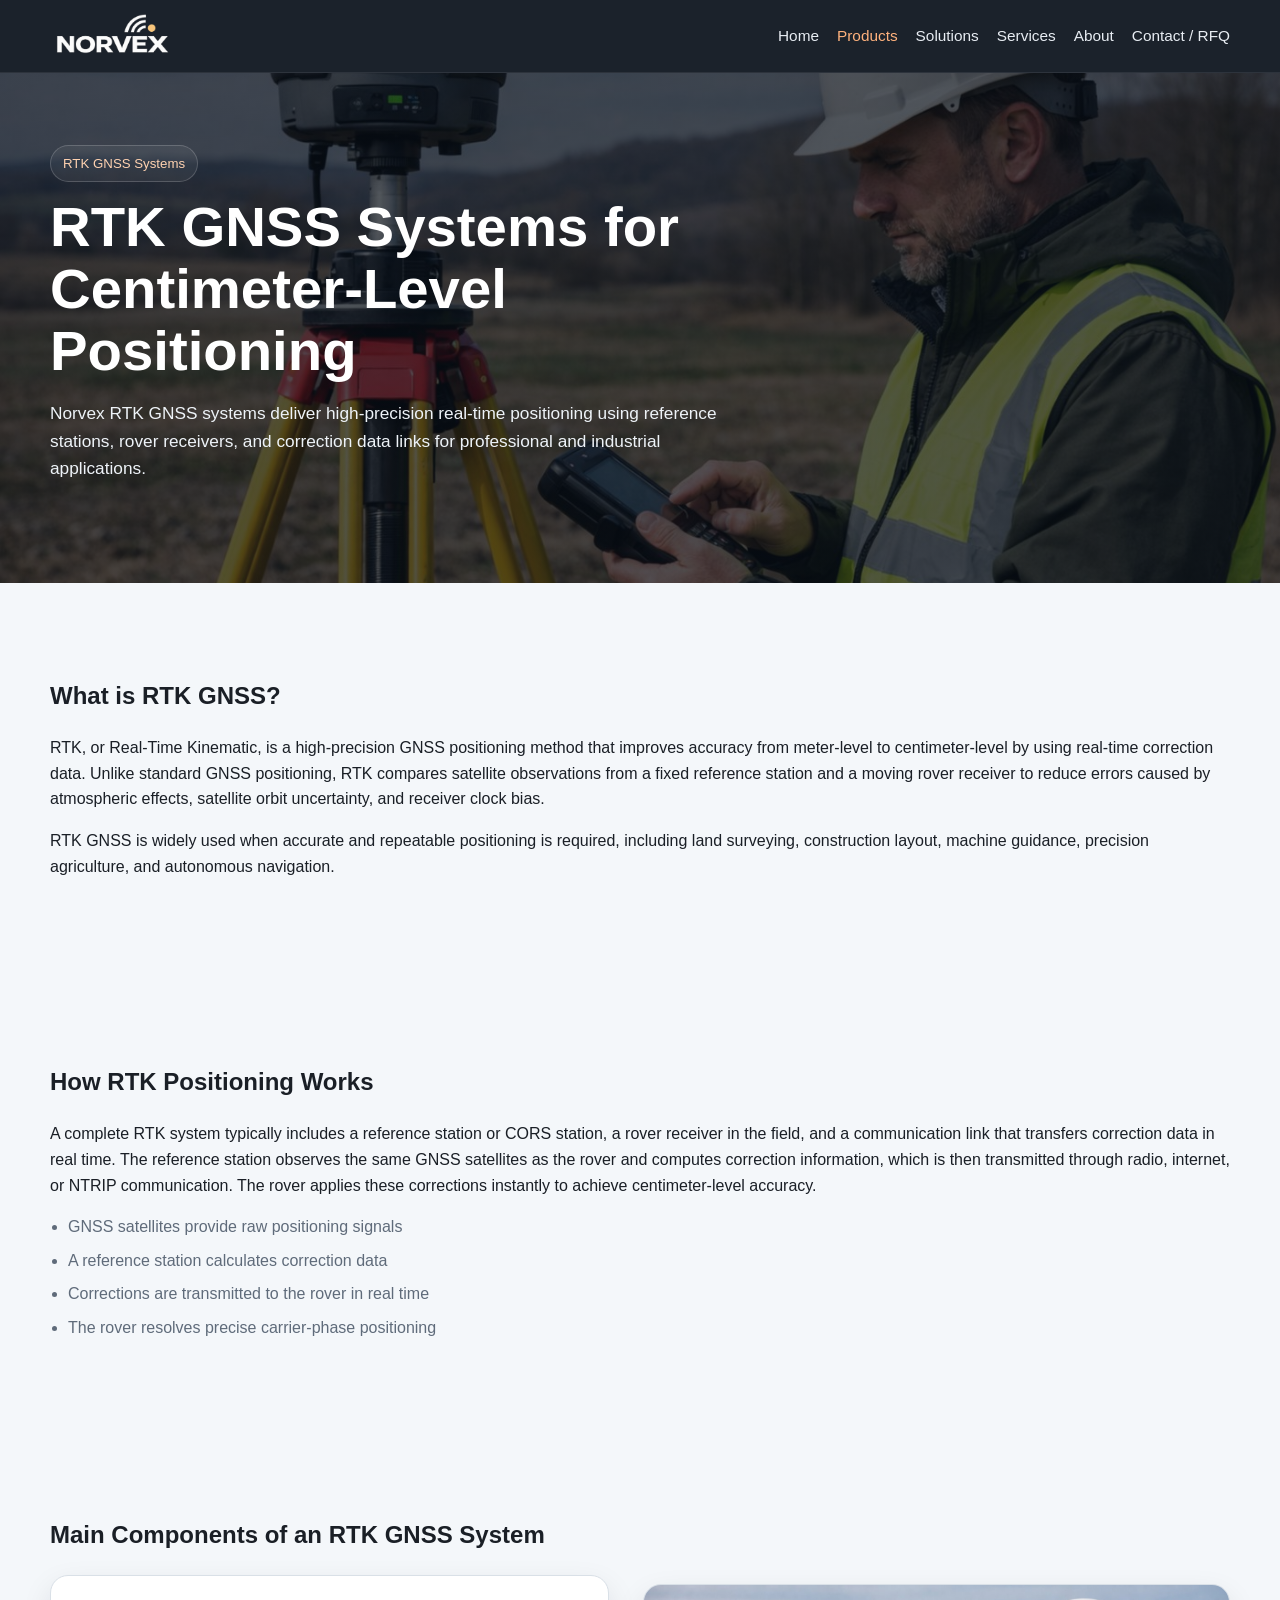
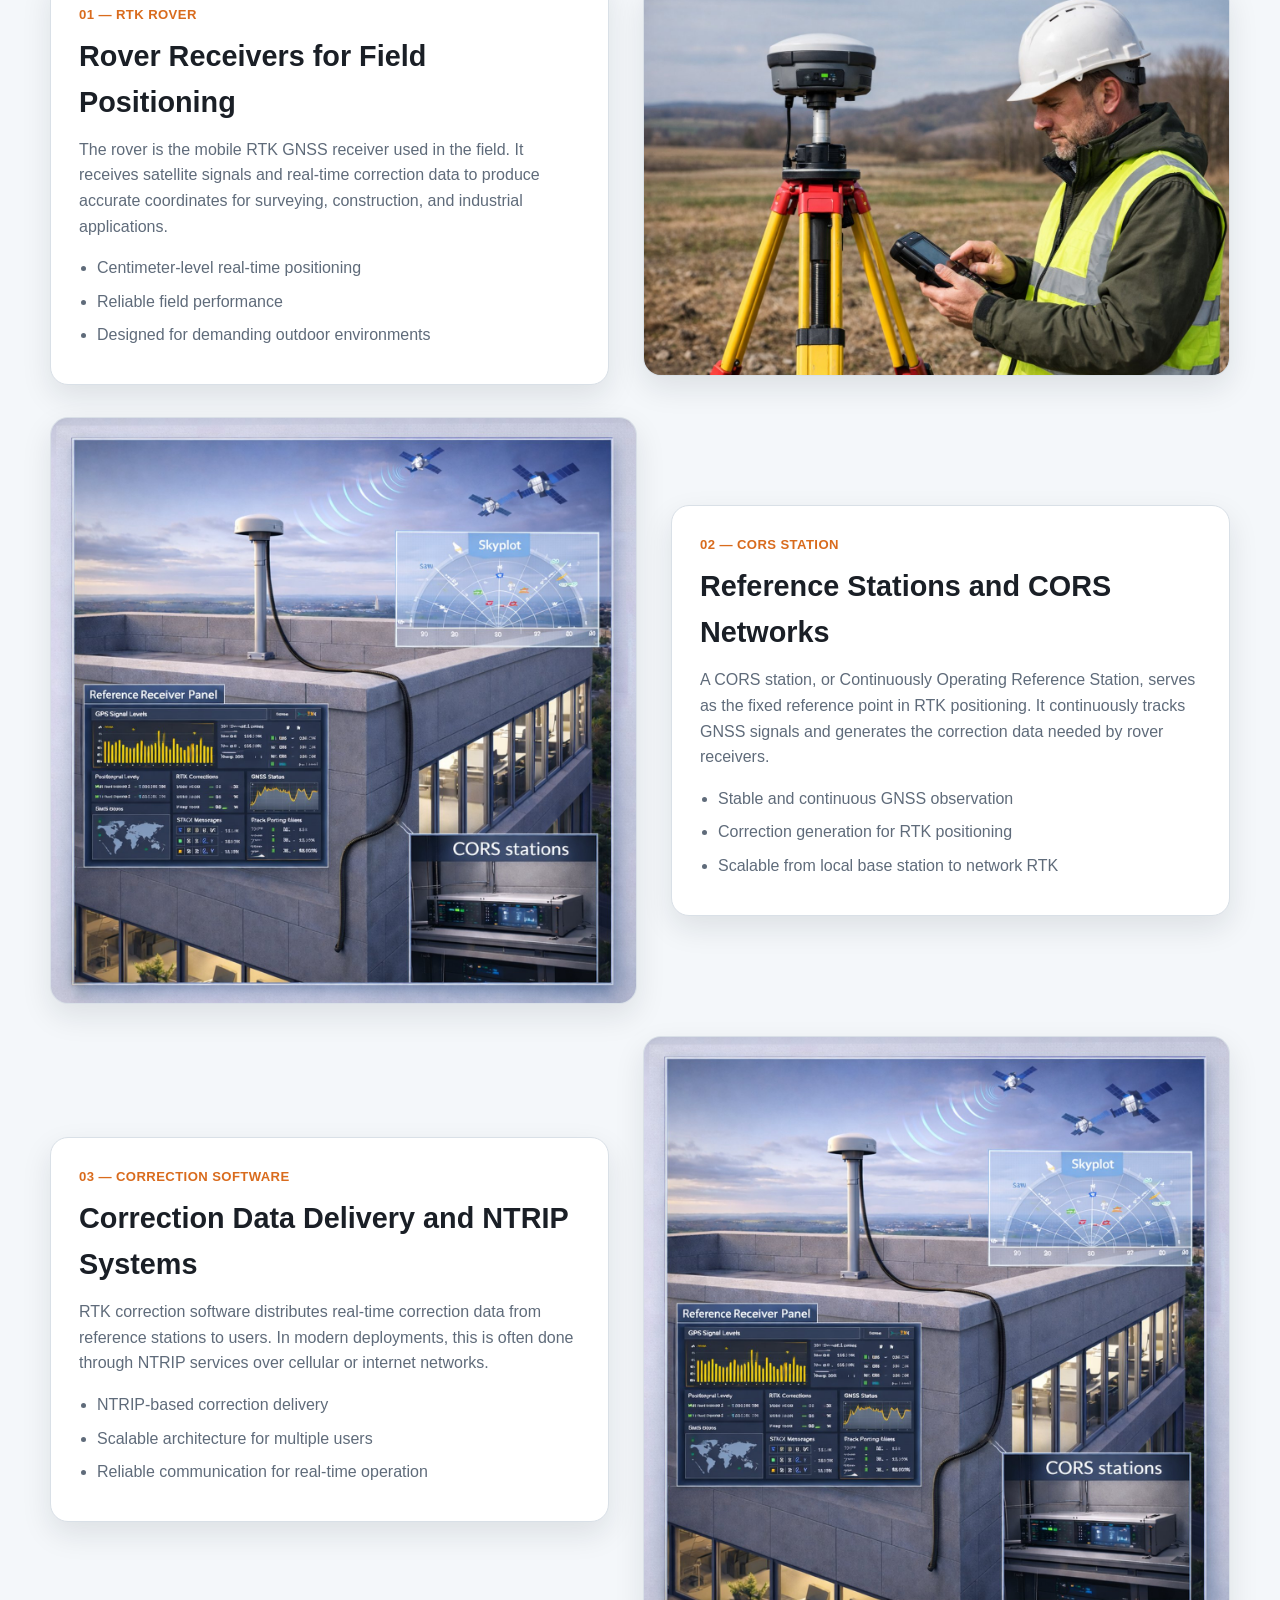
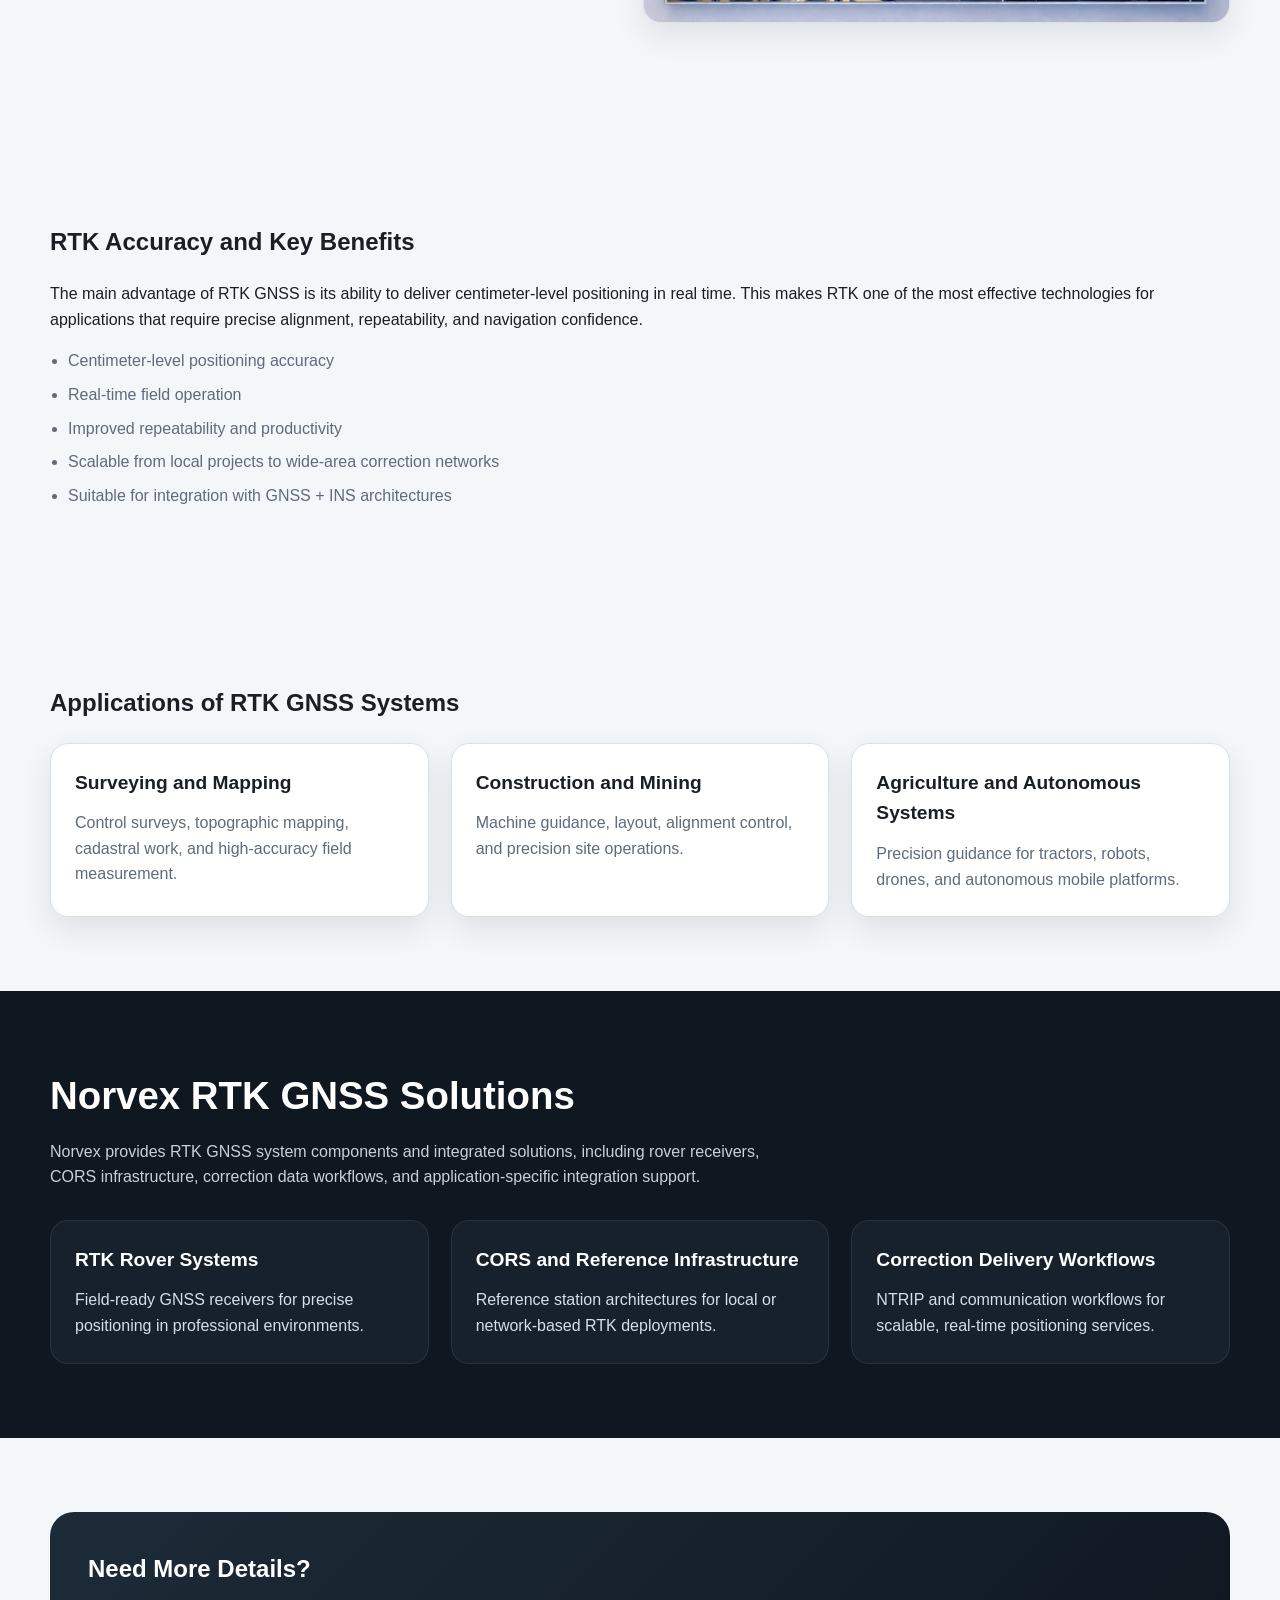
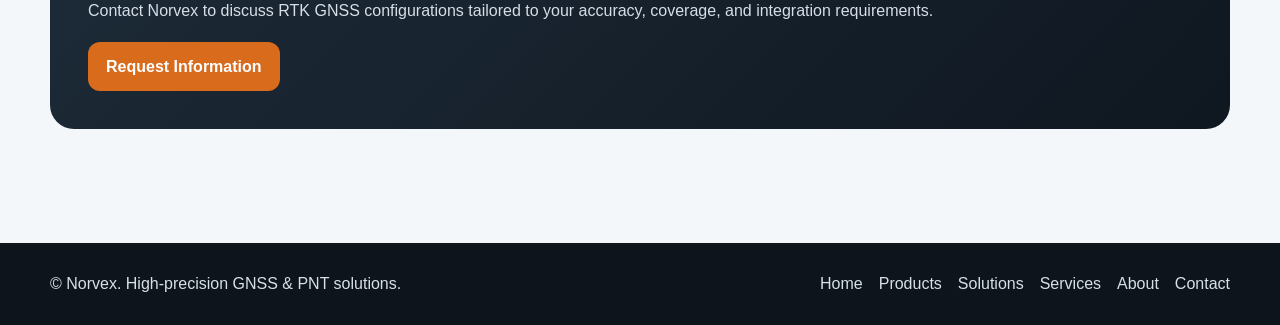
<file: rtk-systems/index.html>
<!DOCTYPE html>
<html lang="en">
<head>
  <!-- Google tag (gtag.js) -->
  <script async src="https://www.googletagmanager.com/gtag/js?id=G-CPPC01X9D1"></script>
  <script>
    window.dataLayer = window.dataLayer || [];
    function gtag(){dataLayer.push(arguments);}
    gtag('js', new Date());
    gtag('config', 'G-CPPC01X9D1');
  </script>

  <meta charset="UTF-8">
  <meta name="viewport" content="width=device-width, initial-scale=1.0">

  <title>RTK GNSS Systems | High-Precision RTK Positioning | Norvex</title>
  <meta name="description" content="Learn how RTK GNSS systems work and explore Norvex RTK solutions for centimeter-level positioning in surveying, construction, mining, agriculture, and industrial applications.">
  <link rel="canonical" href="https://norvexpnt.com/rtk-systems/">

  <link rel="stylesheet" href="/style.css">
</head>
<body>

<header class="site-header">
  <div class="container nav">
    <a href="/" class="brand">
      <img src="/images/Logo1.png" alt="Norvex">
    </a>
    <nav class="nav-links">
      <a href="/">Home</a>
      <a href="/products/" class="active">Products</a>
      <a href="/solutions/">Solutions</a>
      <a href="/services/">Services</a>
      <a href="/about/">About</a>
      <a href="/contact/">Contact / RFQ</a>
    </nav>
  </div>
</header>

<!-- HERO -->
<section class="hero small" style="background:
linear-gradient(rgba(8,15,24,.70), rgba(8,15,24,.70)),
url('/images/products/gnss_com.jpg') center/cover no-repeat;">
  <div class="container">
    <div class="hero-content">
      <span class="eyebrow">RTK GNSS Systems</span>
      <h1>RTK GNSS Systems for Centimeter-Level Positioning</h1>
      <p>
        Norvex RTK GNSS systems deliver high-precision real-time positioning using reference stations, rover receivers, and correction data links for professional and industrial applications.
      </p>
    </div>
  </div>
</section>

<!-- WHAT IS RTK -->
<section class="section">
  <div class="container">
    <h2>What is RTK GNSS?</h2>
    <p>
      RTK, or Real-Time Kinematic, is a high-precision GNSS positioning method that improves accuracy from meter-level to centimeter-level by using real-time correction data. Unlike standard GNSS positioning, RTK compares satellite observations from a fixed reference station and a moving rover receiver to reduce errors caused by atmospheric effects, satellite orbit uncertainty, and receiver clock bias.
    </p>
    <p>
      RTK GNSS is widely used when accurate and repeatable positioning is required, including land surveying, construction layout, machine guidance, precision agriculture, and autonomous navigation.
    </p>
  </div>
</section>

<!-- HOW IT WORKS -->
<section class="section">
  <div class="container">
    <h2>How RTK Positioning Works</h2>
    <p>
      A complete RTK system typically includes a reference station or CORS station, a rover receiver in the field, and a communication link that transfers correction data in real time. The reference station observes the same GNSS satellites as the rover and computes correction information, which is then transmitted through radio, internet, or NTRIP communication. The rover applies these corrections instantly to achieve centimeter-level accuracy.
    </p>
    <ul class="list">
      <li>GNSS satellites provide raw positioning signals</li>
      <li>A reference station calculates correction data</li>
      <li>Corrections are transmitted to the rover in real time</li>
      <li>The rover resolves precise carrier-phase positioning</li>
    </ul>
  </div>
</section>

<!-- COMPONENTS -->
<section class="section">
  <div class="container">
    <h2>Main Components of an RTK GNSS System</h2>

    <!-- ROVER -->
    <div class="feature reverse">
      <div class="feature-media">
        <img src="/images/products/gnss_com.jpg" alt="RTK GNSS rover receiver">
      </div>
      <div class="feature-body">
        <div class="kicker">01 — RTK ROVER</div>
        <h2>Rover Receivers for Field Positioning</h2>
        <p>
          The rover is the mobile RTK GNSS receiver used in the field. It receives satellite signals and real-time correction data to produce accurate coordinates for surveying, construction, and industrial applications.
        </p>
        <ul class="list">
          <li>Centimeter-level real-time positioning</li>
          <li>Reliable field performance</li>
          <li>Designed for demanding outdoor environments</li>
        </ul>
      </div>
    </div>

    <!-- CORS -->
    <div class="feature">
      <div class="feature-media">
        <img src="/images/products/cors.jpg" alt="CORS reference station for RTK GNSS">
      </div>
      <div class="feature-body">
        <div class="kicker">02 — CORS STATION</div>
        <h2>Reference Stations and CORS Networks</h2>
        <p>
          A CORS station, or Continuously Operating Reference Station, serves as the fixed reference point in RTK positioning. It continuously tracks GNSS signals and generates the correction data needed by rover receivers.
        </p>
        <ul class="list">
          <li>Stable and continuous GNSS observation</li>
          <li>Correction generation for RTK positioning</li>
          <li>Scalable from local base station to network RTK</li>
        </ul>
      </div>
    </div>

    <!-- SOFTWARE -->
    <div class="feature reverse">
      <div class="feature-media">
        <img src="/images/products/cors.jpg" alt="RTK correction software and NTRIP distribution">
      </div>
      <div class="feature-body">
        <div class="kicker">03 — CORRECTION SOFTWARE</div>
        <h2>Correction Data Delivery and NTRIP Systems</h2>
        <p>
          RTK correction software distributes real-time correction data from reference stations to users. In modern deployments, this is often done through NTRIP services over cellular or internet networks.
        </p>
        <ul class="list">
          <li>NTRIP-based correction delivery</li>
          <li>Scalable architecture for multiple users</li>
          <li>Reliable communication for real-time operation</li>
        </ul>
      </div>
    </div>
  </div>
</section>

<!-- ACCURACY -->
<section class="section">
  <div class="container">
    <h2>RTK Accuracy and Key Benefits</h2>
    <p>
      The main advantage of RTK GNSS is its ability to deliver centimeter-level positioning in real time. This makes RTK one of the most effective technologies for applications that require precise alignment, repeatability, and navigation confidence.
    </p>
    <ul class="list">
      <li>Centimeter-level positioning accuracy</li>
      <li>Real-time field operation</li>
      <li>Improved repeatability and productivity</li>
      <li>Scalable from local projects to wide-area correction networks</li>
      <li>Suitable for integration with GNSS + INS architectures</li>
    </ul>
  </div>
</section>

<!-- APPLICATIONS -->
<section class="section">
  <div class="container">
    <h2>Applications of RTK GNSS Systems</h2>
    <div class="grid-3">
      <div class="card">
        <h3>Surveying and Mapping</h3>
        <p>Control surveys, topographic mapping, cadastral work, and high-accuracy field measurement.</p>
      </div>

      <div class="card">
        <h3>Construction and Mining</h3>
        <p>Machine guidance, layout, alignment control, and precision site operations.</p>
      </div>

      <div class="card">
        <h3>Agriculture and Autonomous Systems</h3>
        <p>Precision guidance for tractors, robots, drones, and autonomous mobile platforms.</p>
      </div>
    </div>
  </div>
</section>

<!-- NORVEX SOLUTIONS -->
<section class="section band">
  <div class="container">
    <h2 class="section-title">Norvex RTK GNSS Solutions</h2>
    <p class="section-subtitle">
      Norvex provides RTK GNSS system components and integrated solutions, including rover receivers, CORS infrastructure, correction data workflows, and application-specific integration support.
    </p>

    <div class="grid-3">
      <article class="card">
        <h3>RTK Rover Systems</h3>
        <p>Field-ready GNSS receivers for precise positioning in professional environments.</p>
      </article>
      <article class="card">
        <h3>CORS and Reference Infrastructure</h3>
        <p>Reference station architectures for local or network-based RTK deployments.</p>
      </article>
      <article class="card">
        <h3>Correction Delivery Workflows</h3>
        <p>NTRIP and communication workflows for scalable, real-time positioning services.</p>
      </article>
    </div>
  </div>
</section>

<!-- CTA -->
<section class="section">
  <div class="container">
    <div class="cta">
      <h2>Need More Details?</h2>
      <p>
        Contact Norvex to discuss RTK GNSS configurations tailored to your accuracy, coverage, and integration requirements.
      </p>
      <a class="btn btn-primary" href="/contact/">Request Information</a>
    </div>
  </div>
</section>

<!-- FOOTER -->
<footer class="site-footer">
  <div class="container footer-wrap">
    <div>© Norvex. High-precision GNSS &amp; PNT solutions.</div>
    <div class="footer-links">
      <a href="/">Home</a>
      <a href="/products/">Products</a>
      <a href="/solutions/">Solutions</a>
      <a href="/services/">Services</a>
      <a href="/about/">About</a>
      <a href="/contact/">Contact</a>
    </div>
  </div>
</footer>

</body>
</html>
</file>
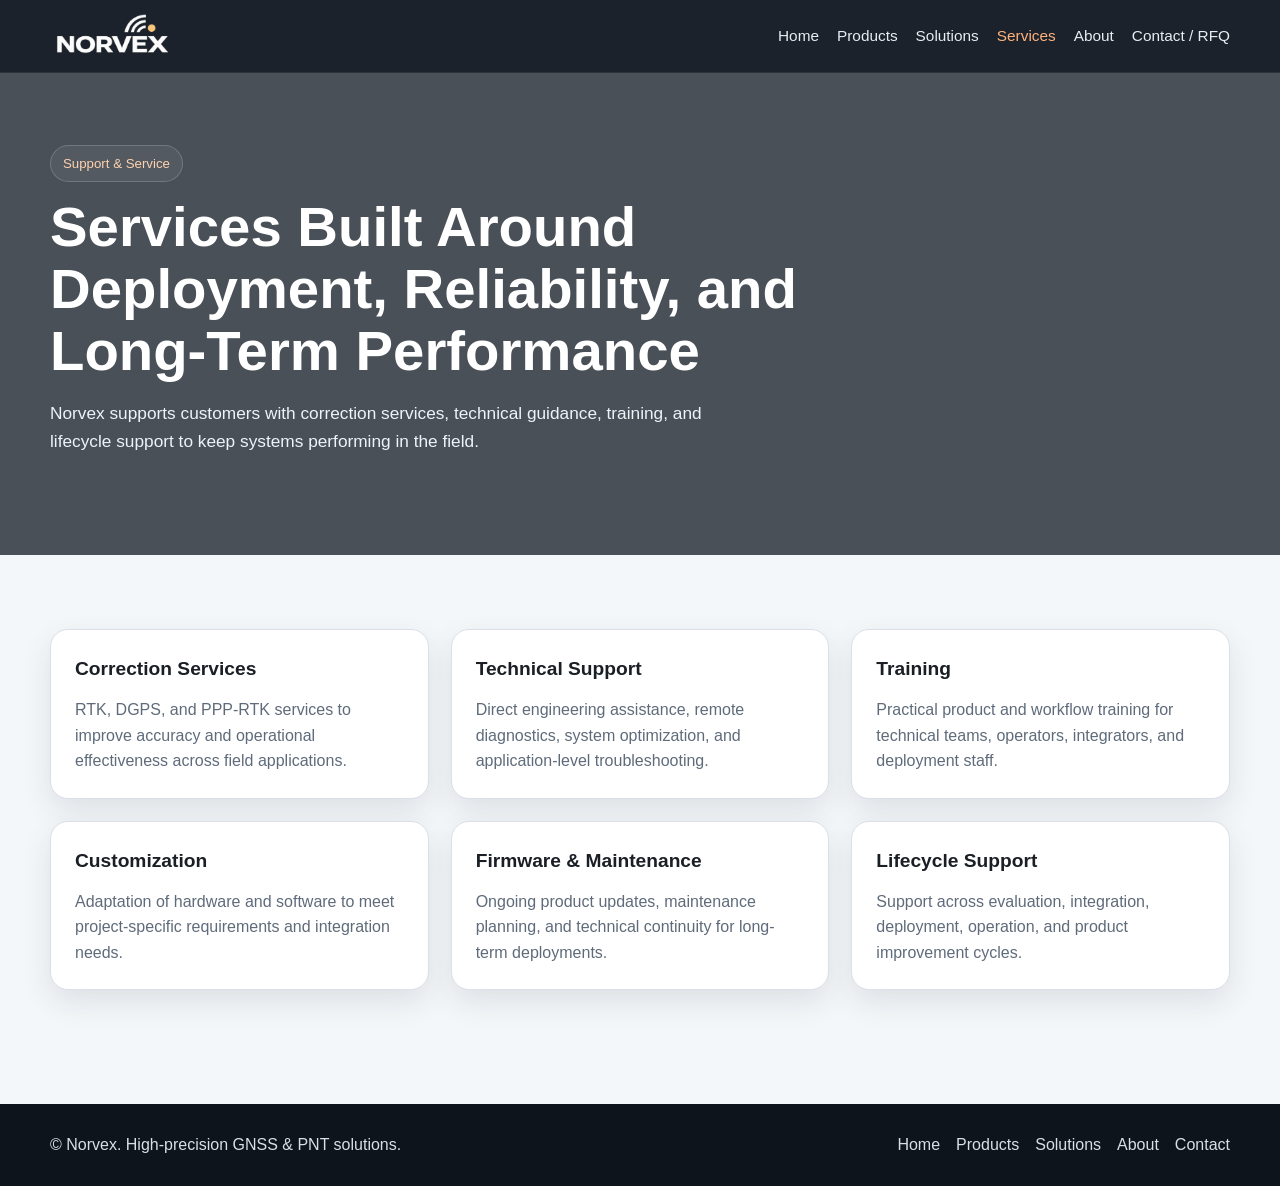
<file: services/index.html>
<!DOCTYPE html>
<html lang="en">
<head>

  <!-- Google tag (gtag.js) -->
  <script async src="https://www.googletagmanager.com/gtag/js?id=G-CPPC01X9D1"></script>
  <script>
    window.dataLayer = window.dataLayer || [];
    function gtag(){dataLayer.push(arguments);}
    gtag('js', new Date());
    gtag('config', 'G-CPPC01X9D1');
  </script>

  <meta charset="UTF-8">
  <meta name="viewport" content="width=device-width, initial-scale=1.0">

  <title>Services | Norvex</title>
  <meta name="description" content="Correction services, technical support, training, maintenance, and lifecycle support from Norvex.">
  <link rel="canonical" href="https://norvexpnt.com/services/">

  <link rel="stylesheet" href="/style.css">
</head>
<body>

  <header class="site-header">
    <div class="container nav">
      <a href="/" class="brand">
        <img src="/images/Logo1.png" alt="Norvex">
      </a>

      <nav class="nav-links">
        <a href="/">Home</a>
        <a href="/products/">Products</a>
        <a href="/solutions/">Solutions</a>
        <a class="active" href="/services/">Services</a>
        <a href="/about/">About</a>
        <a href="/contact/">Contact / RFQ</a>
      </nav>
    </div>
  </header>

  <section class="hero small" style="background:
    linear-gradient(rgba(8,15,24,.72), rgba(8,15,24,.72)),
    url('https://images.unsplash.com/photo-1498050108023-c5249f4df085?auto=format&fit=crop&w=1600&q=80') center/cover no-repeat;">
    <div class="container">
      <div class="hero-content">
        <span class="eyebrow">Support & Service</span>
        <h1>Services Built Around Deployment, Reliability, and Long-Term Performance</h1>
        <p>Norvex supports customers with correction services, technical guidance, training, and lifecycle support to keep systems performing in the field.</p>
      </div>
    </div>
  </section>

  <section class="section">
    <div class="container">
      <div class="grid-3">

        <article class="card">
          <h3>Correction Services</h3>
          <p>RTK, DGPS, and PPP-RTK services to improve accuracy and operational effectiveness across field applications.</p>
        </article>

        <article class="card">
          <h3>Technical Support</h3>
          <p>Direct engineering assistance, remote diagnostics, system optimization, and application-level troubleshooting.</p>
        </article>

        <article class="card">
          <h3>Training</h3>
          <p>Practical product and workflow training for technical teams, operators, integrators, and deployment staff.</p>
        </article>

        <article class="card">
          <h3>Customization</h3>
          <p>Adaptation of hardware and software to meet project-specific requirements and integration needs.</p>
        </article>

        <article class="card">
          <h3>Firmware & Maintenance</h3>
          <p>Ongoing product updates, maintenance planning, and technical continuity for long-term deployments.</p>
        </article>

        <article class="card">
          <h3>Lifecycle Support</h3>
          <p>Support across evaluation, integration, deployment, operation, and product improvement cycles.</p>
        </article>

      </div>
    </div>
  </section>

  <footer class="site-footer">
    <div class="container footer-wrap">
      <div>© Norvex. High-precision GNSS &amp; PNT solutions.</div>
      <div class="footer-links">
        <a href="/">Home</a>
        <a href="/products/">Products</a>
        <a href="/solutions/">Solutions</a>
        <a href="/about/">About</a>
        <a href="/contact/">Contact</a>
      </div>
    </div>
  </footer>

</body>
</html>
</file>
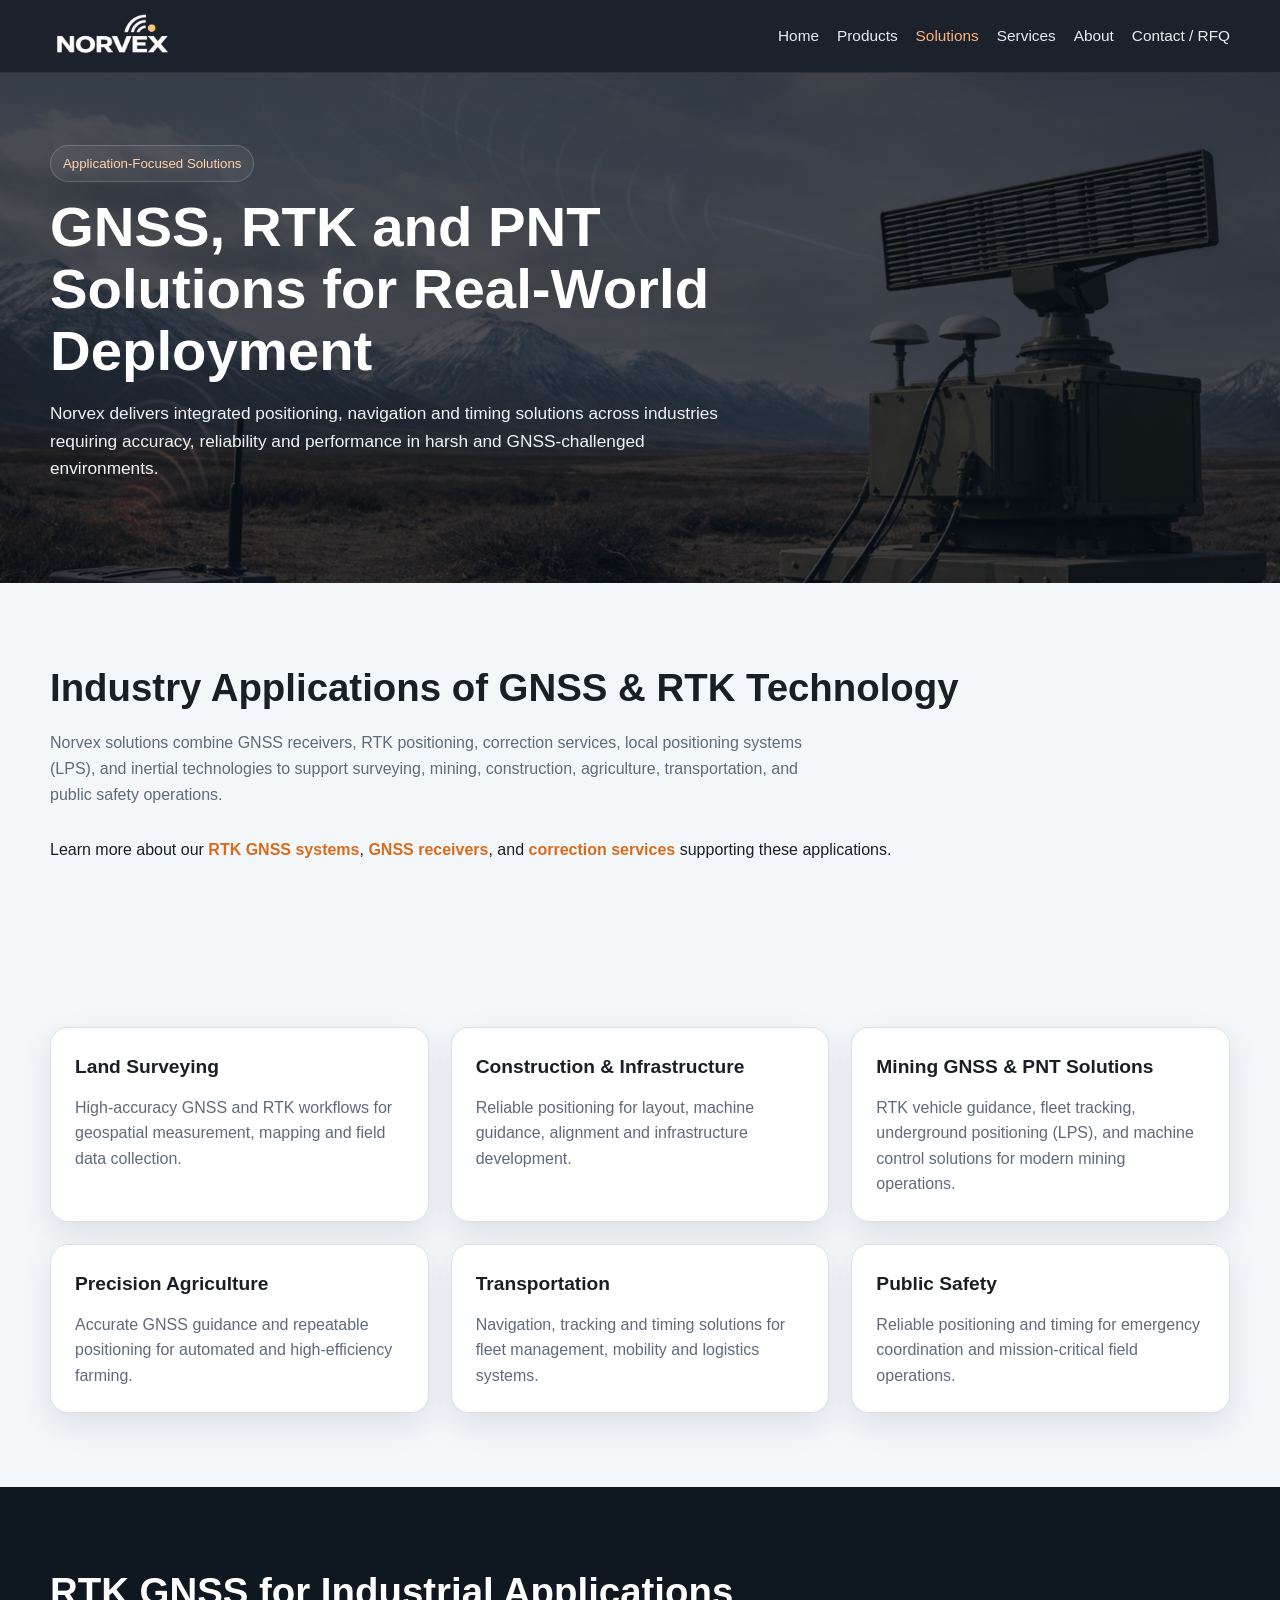
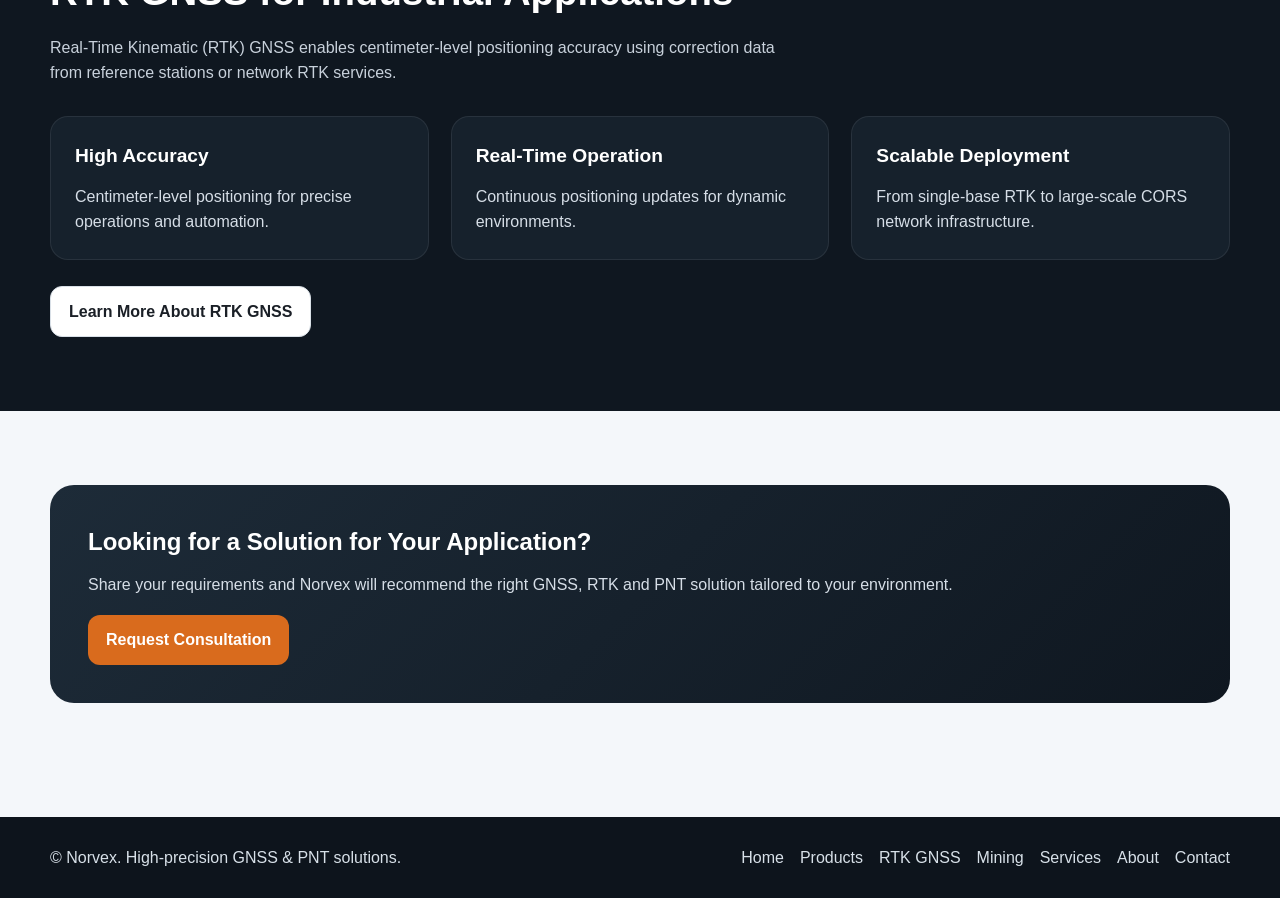
<file: solutions/index.html>
<!DOCTYPE html>
<html lang="en">
<head>

  <!-- Google tag -->
  <script async src="https://www.googletagmanager.com/gtag/js?id=G-CPPC01X9D1"></script>
  <script>
    window.dataLayer = window.dataLayer || [];
    function gtag(){dataLayer.push(arguments);}
    gtag('js', new Date());
    gtag('config', 'G-CPPC01X9D1');
  </script>

  <meta charset="UTF-8">
  <meta name="viewport" content="width=device-width, initial-scale=1.0">

  <title>GNSS & PNT Solutions for Industry | Norvex</title>
  <meta name="description" content="Explore Norvex GNSS, RTK, and PNT solutions for mining, surveying, construction, agriculture, transportation, and mission-critical operations.">

  <link rel="canonical" href="https://norvexpnt.com/solutions/">
  <link rel="stylesheet" href="/style.css">

</head>

<body>

<header class="site-header">
  <div class="container nav">
    <a href="/" class="brand">
      <img src="/images/Logo1.png" alt="Norvex GNSS and PNT solutions">
    </a>

    <nav class="nav-links">
      <a href="/">Home</a>
      <a href="/products/">Products</a>
      <a class="active" href="/solutions/">Solutions</a>
      <a href="/services/">Services</a>
      <a href="/about/">About</a>
      <a href="/contact/">Contact / RFQ</a>
    </nav>
  </div>
</header>

<!-- HERO -->
<section class="hero small" style="background:
  linear-gradient(rgba(8,15,24,.72), rgba(8,15,24,.72)),
  url('/images/style/Defopt.png') center/cover no-repeat;">

  <div class="container">
    <div class="hero-content">
      <span class="eyebrow">Application-Focused Solutions</span>
      <h1>GNSS, RTK and PNT Solutions for Real-World Deployment</h1>
      <p>
        Norvex delivers integrated positioning, navigation and timing solutions
        across industries requiring accuracy, reliability and performance in
        harsh and GNSS-challenged environments.
      </p>
    </div>
  </div>
</section>

<!-- INTRO TEXT (خیلی مهم برای سئو) -->
<section class="section">
  <div class="container">
    <h2 class="section-title">Industry Applications of GNSS & RTK Technology</h2>
    <p class="section-subtitle">
      Norvex solutions combine GNSS receivers, RTK positioning, correction services,
      local positioning systems (LPS), and inertial technologies to support
      surveying, mining, construction, agriculture, transportation, and public safety operations.
    </p>

    <p>
      Learn more about our <a href="/rtk-systems/">RTK GNSS systems</a>,
      <a href="/products/">GNSS receivers</a>, and
      <a href="/services/">correction services</a> supporting these applications.
    </p>
  </div>
</section>

<!-- SOLUTIONS GRID -->
<section class="section">
  <div class="container">
    <div class="grid-3">

      <!-- Survey -->
      <article class="card">
        <h3>Land Surveying</h3>
        <p>High-accuracy GNSS and RTK workflows for geospatial measurement, mapping and field data collection.</p>
      </article>

      <!-- Construction -->
      <article class="card">
        <h3>Construction & Infrastructure</h3>
        <p>Reliable positioning for layout, machine guidance, alignment and infrastructure development.</p>
      </article>

      <!-- 🔥 MINING (مهم‌ترین) -->
      <a href="/mining/" class="card link-card">
        <h3>Mining GNSS & PNT Solutions</h3>
        <p>
          RTK vehicle guidance, fleet tracking, underground positioning (LPS),
          and machine control solutions for modern mining operations.
        </p>
      </a>

      <!-- Agriculture -->
      <article class="card">
        <h3>Precision Agriculture</h3>
        <p>Accurate GNSS guidance and repeatable positioning for automated and high-efficiency farming.</p>
      </article>

      <!-- Transportation -->
      <article class="card">
        <h3>Transportation</h3>
        <p>Navigation, tracking and timing solutions for fleet management, mobility and logistics systems.</p>
      </article>

      <!-- Public Safety -->
      <article class="card">
        <h3>Public Safety</h3>
        <p>Reliable positioning and timing for emergency coordination and mission-critical field operations.</p>
      </article>

    </div>
  </div>
</section>

<!-- RTK SECTION (SEO BOOST) -->
<section class="section band">
  <div class="container">
    <h2 class="section-title">RTK GNSS for Industrial Applications</h2>
    <p class="section-subtitle">
      Real-Time Kinematic (RTK) GNSS enables centimeter-level positioning accuracy
      using correction data from reference stations or network RTK services.
    </p>

    <div class="grid-3">
      <article class="card">
        <h3>High Accuracy</h3>
        <p>Centimeter-level positioning for precise operations and automation.</p>
      </article>

      <article class="card">
        <h3>Real-Time Operation</h3>
        <p>Continuous positioning updates for dynamic environments.</p>
      </article>

      <article class="card">
        <h3>Scalable Deployment</h3>
        <p>From single-base RTK to large-scale CORS network infrastructure.</p>
      </article>
    </div>

    <br>
    <a href="/rtk-systems/" class="btn btn-light">Learn More About RTK GNSS</a>
  </div>
</section>

<!-- CTA -->
<section class="section">
  <div class="container">
    <div class="cta">
      <h2>Looking for a Solution for Your Application?</h2>
      <p>
        Share your requirements and Norvex will recommend the right GNSS,
        RTK and PNT solution tailored to your environment.
      </p>
      <a href="/contact/" class="btn btn-primary">Request Consultation</a>
    </div>
  </div>
</section>

<!-- FOOTER -->
<footer class="site-footer">
  <div class="container footer-wrap">
    <div>© Norvex. High-precision GNSS & PNT solutions.</div>

    <div class="footer-links">
      <a href="/">Home</a>
      <a href="/products/">Products</a>
      <a href="/rtk-systems/">RTK GNSS</a>
      <a href="/mining/">Mining</a>
      <a href="/services/">Services</a>
      <a href="/about/">About</a>
      <a href="/contact/">Contact</a>
    </div>
  </div>
</footer>

</body>
</html>
</file>
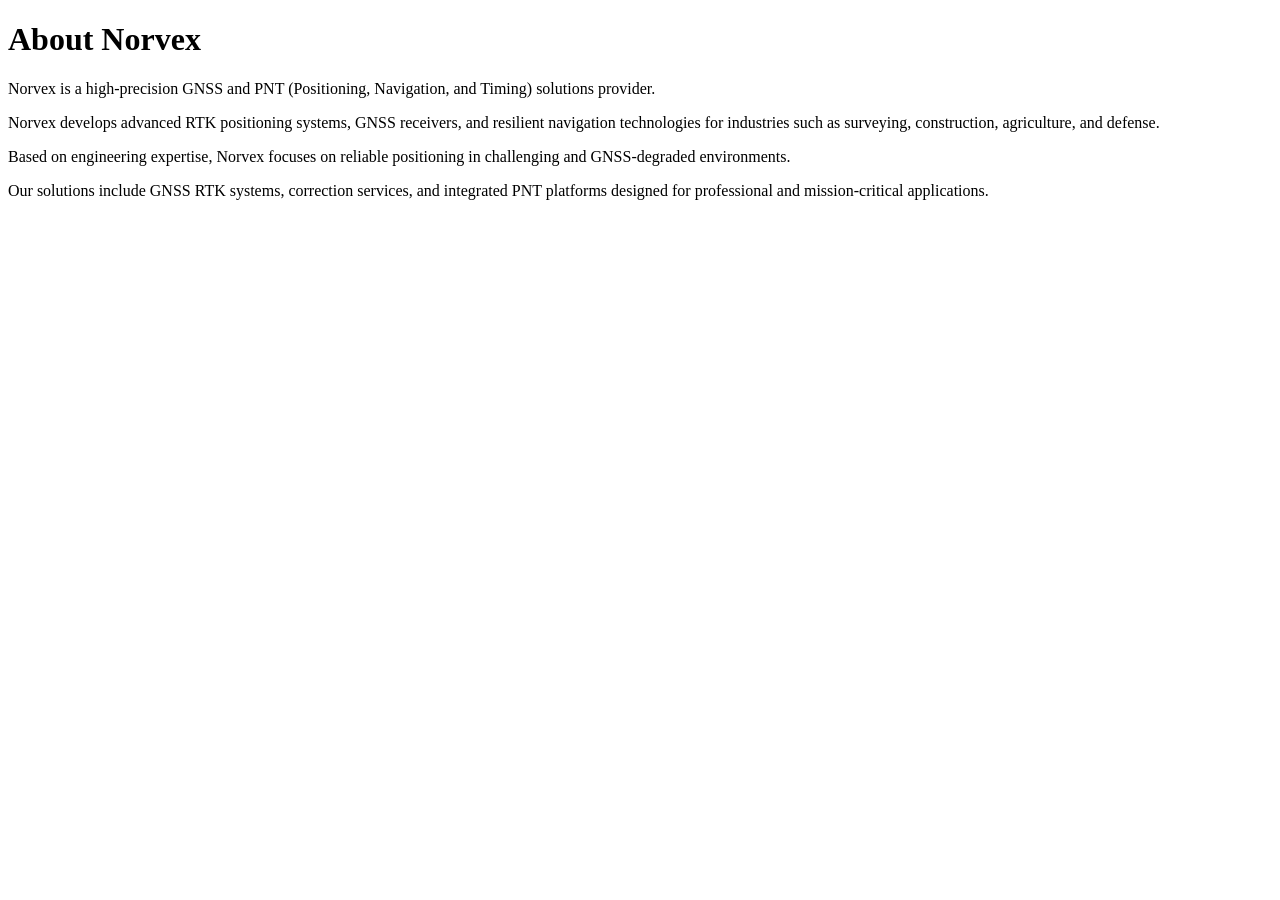
<file: about-norvex.html>
<!DOCTYPE html>
<html lang="en">
<head>
  <meta charset="UTF-8">
  <title>About Norvex | GNSS & PNT Solutions</title>
  <meta name="description" content="Norvex is a provider of high-precision GNSS, RTK, and PNT solutions for industrial and mission-critical applications.">
</head>
<body>

<h1>About Norvex</h1>

<p>
Norvex is a high-precision GNSS and PNT (Positioning, Navigation, and Timing) solutions provider.
</p>

<p>
Norvex develops advanced RTK positioning systems, GNSS receivers, and resilient navigation technologies for industries such as surveying, construction, agriculture, and defense.
</p>

<p>
Based on engineering expertise, Norvex focuses on reliable positioning in challenging and GNSS-degraded environments.
</p>

<p>
Our solutions include GNSS RTK systems, correction services, and integrated PNT platforms designed for professional and mission-critical applications.
</p>

</body>
</html>
</file>
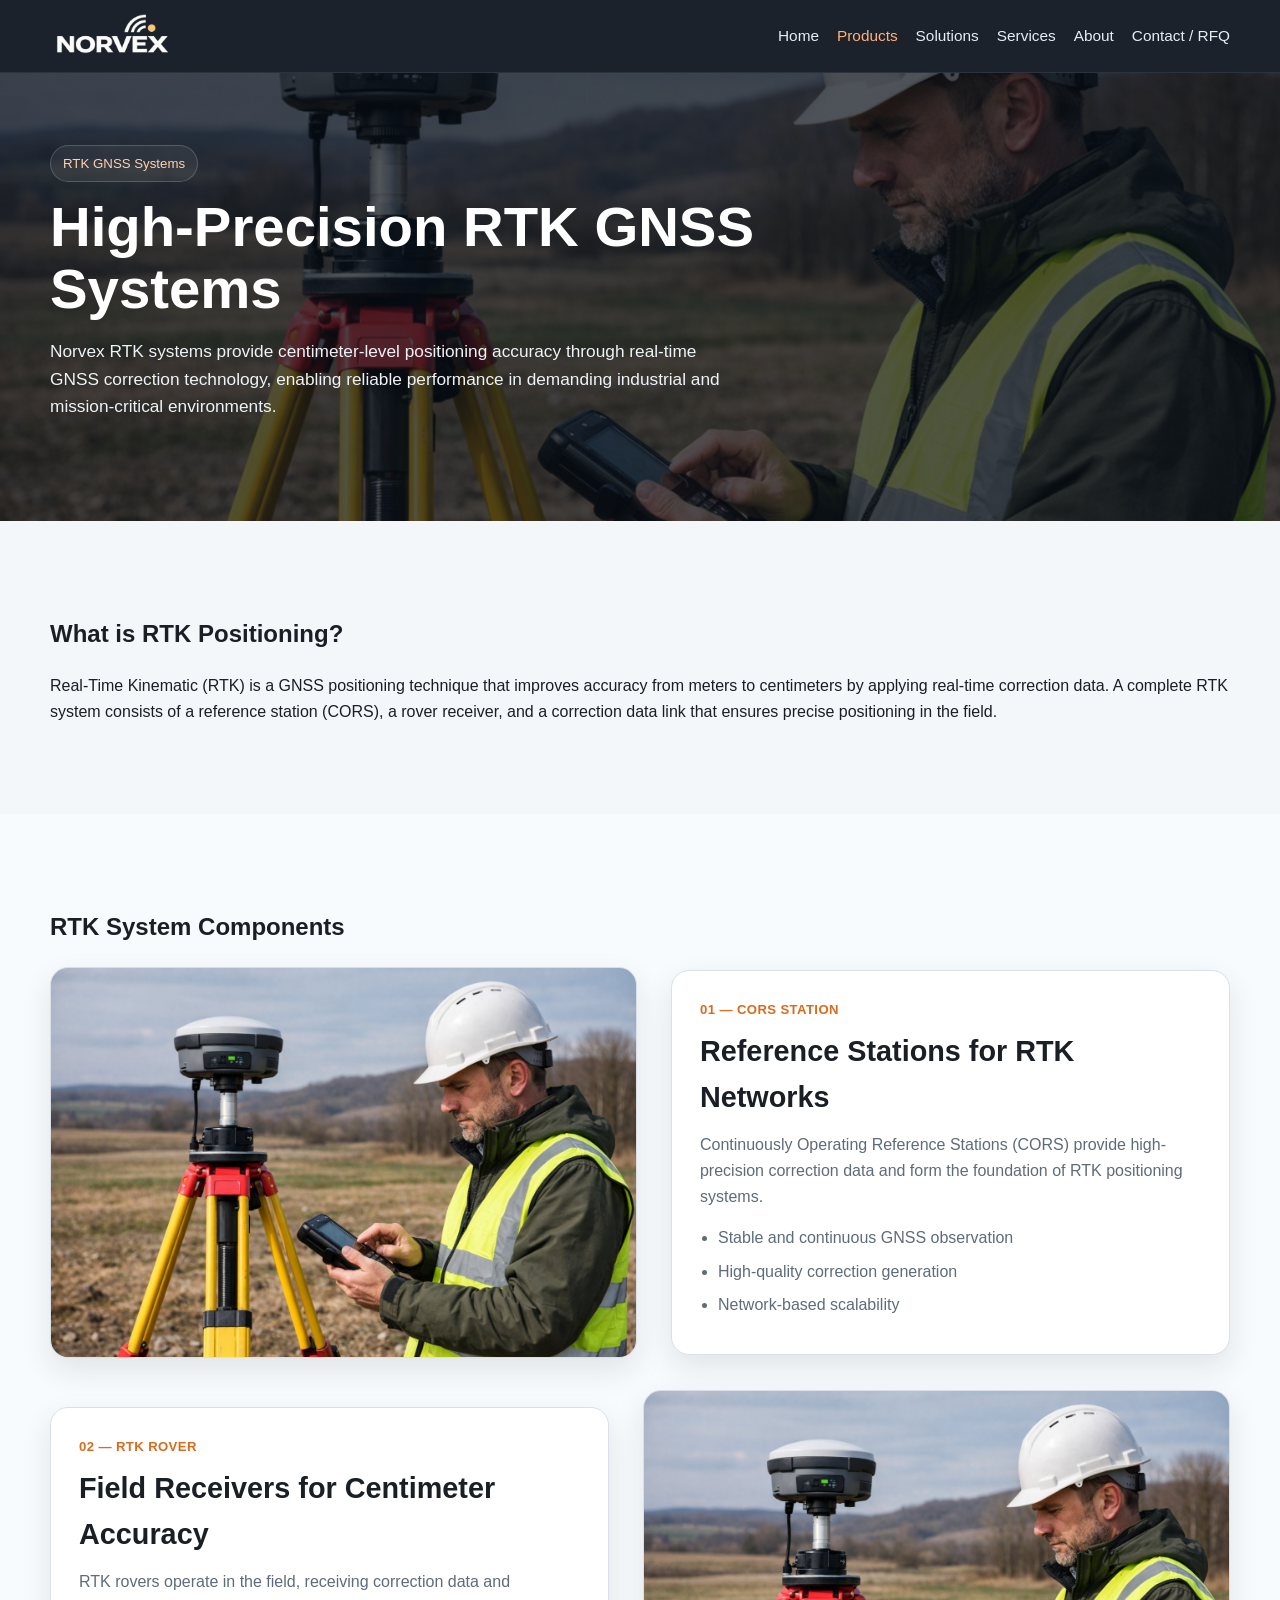
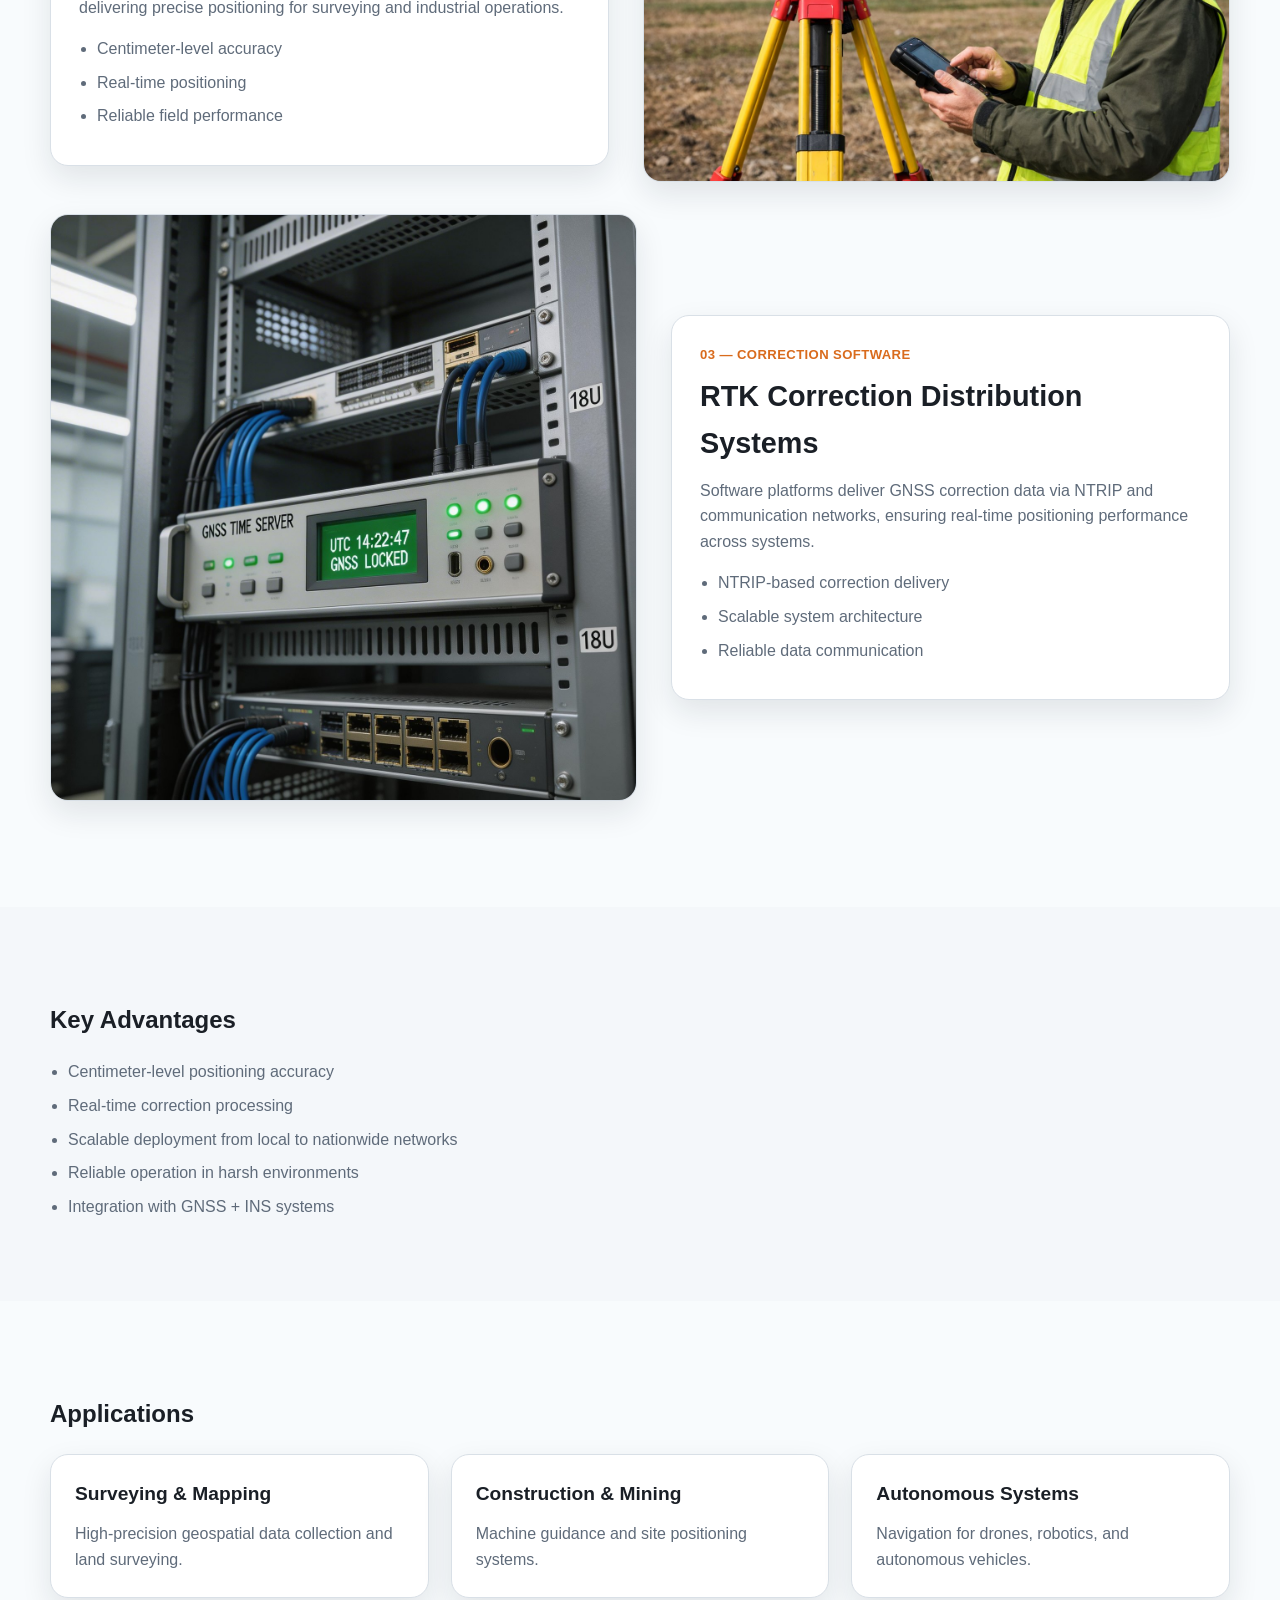
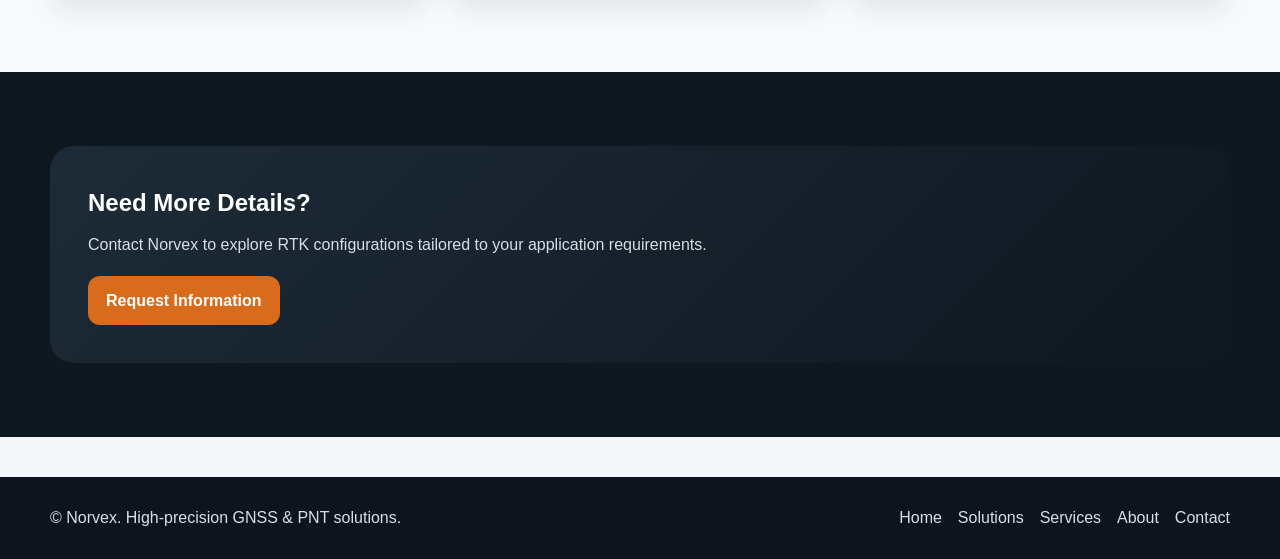
<file: rtk systems.html>
<!DOCTYPE html>
<html lang="en">
<head>

<!-- Google tag (gtag.js) -->
<script async src="https://www.googletagmanager.com/gtag/js?id=G-CPPC01X9D1"></script>
<script>
  window.dataLayer = window.dataLayer || [];
  function gtag(){dataLayer.push(arguments);}
  gtag('js', new Date());
  gtag('config', 'G-CPPC01X9D1');
</script>

<meta charset="UTF-8">
<meta name="viewport" content="width=device-width, initial-scale=1.0">

<title>RTK GNSS Systems | High-Precision Positioning | Norvex</title>
<meta name="description" content="Norvex RTK GNSS systems deliver centimeter-level positioning accuracy using CORS stations, RTK rovers, and correction software.">

<link rel="stylesheet" href="style.css">

</head>

<body>

<header class="site-header">
  <div class="container nav">
    <a href="index.html" class="brand">
      <img src="images/Logo1.png" alt="Norvex">
    </a>
    <nav class="nav-links">
      <a href="index.html">Home</a>
      <a class="active" href="products.html">Products</a>
      <a href="solutions.html">Solutions</a>
      <a href="services.html">Services</a>
      <a href="about.html">About</a>
      <a href="contact.html">Contact / RFQ</a>
    </nav>
  </div>
</header>


<!-- HERO -->
<section class="hero small" style="background:
linear-gradient(rgba(8,15,24,.70), rgba(8,15,24,.70)),
url('images/products/gnss_com.jpg') center/cover no-repeat;">
  <div class="container">
    <div class="hero-content">
      <span class="eyebrow">RTK GNSS Systems</span>
      <h1>High-Precision RTK GNSS Systems</h1>
      <p>
        Norvex RTK systems provide centimeter-level positioning accuracy through real-time GNSS correction technology, enabling reliable performance in demanding industrial and mission-critical environments.
      </p>
    </div>
  </div>
</section>


<!-- INTRO -->
<section class="section">
  <div class="container">
    <h2>What is RTK Positioning?</h2>
    <p>
      Real-Time Kinematic (RTK) is a GNSS positioning technique that improves accuracy from meters to centimeters by applying real-time correction data. A complete RTK system consists of a reference station (CORS), a rover receiver, and a correction data link that ensures precise positioning in the field.
    </p>
  </div>
</section>


<!-- COMPONENTS -->
<section class="section light">
  <div class="container">

    <h2>RTK System Components</h2>

    <!-- CORS -->
    <div class="feature">
      <div class="feature-media">
        <img src="images/products/gnss_com.jpg" alt="CORS Station">
      </div>
      <div class="feature-body">
        <div class="kicker">01 — CORS STATION</div>
        <h2>Reference Stations for RTK Networks</h2>
        <p>
          Continuously Operating Reference Stations (CORS) provide high-precision correction data and form the foundation of RTK positioning systems.
        </p>
        <ul class="list">
          <li>Stable and continuous GNSS observation</li>
          <li>High-quality correction generation</li>
          <li>Network-based scalability</li>
        </ul>
      </div>
    </div>

    <!-- ROVER -->
    <div class="feature reverse">
      <div class="feature-media">
        <img src="images/products/gnss_com.jpg" alt="RTK Rover">
      </div>
      <div class="feature-body">
        <div class="kicker">02 — RTK ROVER</div>
        <h2>Field Receivers for Centimeter Accuracy</h2>
        <p>
          RTK rovers operate in the field, receiving correction data and delivering precise positioning for surveying and industrial operations.
        </p>
        <ul class="list">
          <li>Centimeter-level accuracy</li>
          <li>Real-time positioning</li>
          <li>Reliable field performance</li>
        </ul>
      </div>
    </div>

    <!-- SOFTWARE -->
    <div class="feature">
      <div class="feature-media">
        <img src="images/products/timing_com.jpg" alt="Correction Software">
      </div>
      <div class="feature-body">
        <div class="kicker">03 — CORRECTION SOFTWARE</div>
        <h2>RTK Correction Distribution Systems</h2>
        <p>
          Software platforms deliver GNSS correction data via NTRIP and communication networks, ensuring real-time positioning performance across systems.
        </p>
        <ul class="list">
          <li>NTRIP-based correction delivery</li>
          <li>Scalable system architecture</li>
          <li>Reliable data communication</li>
        </ul>
      </div>
    </div>

  </div>
</section>


<!-- ADVANTAGES -->
<section class="section">
  <div class="container">
    <h2>Key Advantages</h2>
    <ul class="list">
      <li>Centimeter-level positioning accuracy</li>
      <li>Real-time correction processing</li>
      <li>Scalable deployment from local to nationwide networks</li>
      <li>Reliable operation in harsh environments</li>
      <li>Integration with GNSS + INS systems</li>
    </ul>
  </div>
</section>


<!-- APPLICATIONS -->
<section class="section light">
  <div class="container">
    <h2>Applications</h2>

    <div class="grid-3">
      <div class="card">
        <h3>Surveying & Mapping</h3>
        <p>High-precision geospatial data collection and land surveying.</p>
      </div>

      <div class="card">
        <h3>Construction & Mining</h3>
        <p>Machine guidance and site positioning systems.</p>
      </div>

      <div class="card">
        <h3>Autonomous Systems</h3>
        <p>Navigation for drones, robotics, and autonomous vehicles.</p>
      </div>
    </div>

  </div>
</section>


<!-- CTA -->
<section class="section band">
  <div class="container">
    <div class="cta">
      <h2>Need More Details?</h2>
      <p>
        Contact Norvex to explore RTK configurations tailored to your application requirements.
      </p>
      <a class="btn btn-primary" href="contact.html">Request Information</a>
    </div>
  </div>
</section>


<!-- FOOTER -->
<footer class="site-footer">
  <div class="container footer-wrap">
    <div>© Norvex. High-precision GNSS & PNT solutions.</div>
    <div class="footer-links">
      <a href="index.html">Home</a>
      <a href="solutions.html">Solutions</a>
      <a href="services.html">Services</a>
      <a href="about.html">About</a>
      <a href="contact.html">Contact</a>
    </div>
  </div>
</footer>

</body>
</html>
</file>
<file: style.css>
:root{
  --bg:#0f1720;
  --bg-soft:#16212c;
  --card:#ffffff;
  --text:#1a1f26;
  --muted:#5f6b7a;
  --line:#d9e0e7;
  --brand:#d96b1d;
  --brand-dark:#b75410;
  --white:#ffffff;
  --hero-overlay:rgba(8,15,24,.68);
  --max:1180px;
  --radius:18px;
  --shadow:0 12px 30px rgba(20,30,40,.10);
}

*{box-sizing:border-box}
html{scroll-behavior:smooth}
body{
  margin:0;
  font-family:Arial,Helvetica,sans-serif;
  color:var(--text);
  background:#f4f7fa;
  line-height:1.6;
}
img{max-width:100%;display:block}
a{text-decoration:none;color:inherit}

p a{
  color:var(--brand);
  font-weight:700;
}
p a:hover{
  color:var(--brand-dark);
  text-decoration:underline;
}

.container{
  width:min(var(--max), calc(100% - 40px));
  margin:0 auto;
}

/* Header */
.site-header{
  position:sticky;
  top:0;
  z-index:20;
  background:rgba(15,23,32,.95);
  backdrop-filter:blur(8px);
  border-bottom:1px solid rgba(255,255,255,.08);
}
.nav{
  display:flex;
  align-items:center;
  justify-content:space-between;
  min-height:72px;
  gap:20px;
}
.brand img{
  height:45px;
  width:auto;
}
.nav-links{
  display:flex;
  flex-wrap:wrap;
  gap:18px;
}
.nav-links a{
  color:#e8edf3;
  font-size:.96rem;
}
.nav-links a:hover,
.nav-links a.active{
  color:#ffb27d;
}

/* Buttons */
.btn{
  display:inline-block;
  padding:12px 18px;
  border-radius:12px;
  font-weight:700;
  transition:.2s ease;
}
.btn-primary{
  background:var(--brand);
  color:#fff;
}
.btn-primary:hover{background:var(--brand-dark)}
.btn-secondary{
  border:1px solid rgba(255,255,255,.35);
  color:#fff;
}
.btn-light{
  border:1px solid var(--line);
  background:#fff;
  color:var(--text);
}
.btn-light:hover{background:#f7fafc}

/* Hero */
.hero{
  position:relative;
  min-height:74vh;
  display:flex;
  align-items:center;
  color:#fff;
  background-image:
    linear-gradient(var(--hero-overlay), var(--hero-overlay)),
    url('/images/industries//mining_com.jpg');
  background-position:center;
  background-size:cover;
  background-repeat:no-repeat;
}
.hero.small{
  min-height:48vh;
}
.hero-content{
  max-width:760px;
  padding:72px 0;
}
.eyebrow{
  display:inline-block;
  margin-bottom:14px;
  padding:7px 12px;
  border:1px solid rgba(255,255,255,.18);
  border-radius:999px;
  font-size:.83rem;
  color:#ffd2b0;
  background:rgba(255,255,255,.06);
}
.hero h1{
  margin:0 0 18px;
  font-size:clamp(2rem,4.4vw,4rem);
  line-height:1.1;
}
.hero p{
  margin:0 0 28px;
  font-size:1.08rem;
  color:#eef3f8;
  max-width:680px;
}
.hero-actions{
  display:flex;
  flex-wrap:wrap;
  gap:12px;
}

/* Sections */
.section{
  padding:74px 0;
}
.section.light{
  background:#f8fbfd;
}
.section-title{
  margin:0 0 12px;
  font-size:clamp(1.7rem,3vw,2.5rem);
}
.section-subtitle{
  margin:0 0 30px;
  color:var(--muted);
  max-width:760px;
}

/* Grid */
.grid-3{
  display:grid;
  grid-template-columns:repeat(3,1fr);
  gap:22px;
}
.grid-2{
  display:grid;
  grid-template-columns:repeat(2,1fr);
  gap:24px;
}

/* Cards */
.card{
  background:var(--card);
  border:1px solid var(--line);
  border-radius:var(--radius);
  box-shadow:var(--shadow);
  padding:24px;
}
.card h3{
  margin:0 0 12px;
  font-size:1.2rem;
}
.card p{
  margin:0;
  color:var(--muted);
}

/* Clickable Cards */
.link-card{
  display:block;
  cursor:pointer;
  transition:transform .22s ease, box-shadow .22s ease, border-color .22s ease;
}
.link-card:hover{
  transform:translateY(-4px);
  box-shadow:0 16px 32px rgba(20,30,40,.14);
  border-color:#c8d3de;
}
.band .link-card:hover{
  border-color:rgba(255,255,255,.18);
}

.list{
  margin:12px 0 0;
  padding-left:18px;
  color:var(--muted);
}
.list li{margin-bottom:8px}

/* Dark band */
.band{
  background:var(--bg);
  color:#fff;
}
.band .section-subtitle{color:#c8d1db}
.band .card{
  background:var(--bg-soft);
  color:#fff;
  border-color:rgba(255,255,255,.08);
  box-shadow:none;
}
.band .card p,
.band .list{color:#d6dee7}

/* Feature layout */
.feature{
  display:grid;
  grid-template-columns:1.05fr 1fr;
  gap:34px;
  align-items:center;
  margin-bottom:32px;
}
.feature.reverse{
  grid-template-columns:1fr 1.05fr;
}
.feature.reverse .feature-media{order:2}
.feature.reverse .feature-body{order:1}
.feature-media{
  min-height:320px;
  border-radius:var(--radius);
  overflow:hidden;
  box-shadow:var(--shadow);
  border:1px solid var(--line);
  background:#dde5ec;
}
.feature-media img{
  width:100%;
  height:100%;
  object-fit:cover;
}
.feature-body{
  background:#fff;
  border:1px solid var(--line);
  border-radius:var(--radius);
  padding:28px;
  box-shadow:var(--shadow);
}
.feature-body h2{
  margin:0 0 12px;
  font-size:1.8rem;
}
.feature-body p{
  margin:0 0 16px;
  color:var(--muted);
}

.feature-body.link-card{
  display:block;
  transition:transform .2s ease, box-shadow .2s ease, border-color .2s ease;
}
.feature-body.link-card:hover{
  transform:translateY(-3px);
  box-shadow:0 16px 32px rgba(20,30,40,.14);
  border-color:#c8d3de;
}

.kicker{
  color:var(--brand);
  font-weight:700;
  margin-bottom:8px;
  letter-spacing:.4px;
  text-transform:uppercase;
  font-size:.82rem;
}
.apps{
  margin-top:16px;
  padding-top:16px;
  border-top:1px solid var(--line);
  color:var(--muted);
}

/* Split / contact */
.split{
  display:grid;
  grid-template-columns:1.1fr .9fr;
  gap:24px;
}
.contact-block{
  background:#fff;
  border:1px solid var(--line);
  border-radius:var(--radius);
  padding:26px;
  box-shadow:var(--shadow);
}
.contact-block h3,
.form-card h3{
  margin-top:0;
}
.contact-list{
  margin:18px 0 0;
  padding:0;
  list-style:none;
}
.contact-list li{
  padding:12px 0;
  border-bottom:1px solid var(--line);
}
.contact-list li:last-child{border-bottom:none}

.form-card{
  background:#fff;
  border:1px solid var(--line);
  border-radius:var(--radius);
  padding:26px;
  box-shadow:var(--shadow);
}
.form-row{
  display:grid;
  grid-template-columns:1fr 1fr;
  gap:14px;
}
label{
  display:block;
  margin-bottom:8px;
  font-weight:700;
  font-size:.95rem;
}
input, textarea, select{
  width:100%;
  padding:13px 14px;
  border:1px solid #cdd6df;
  border-radius:12px;
  font:inherit;
  background:#fff;
}
textarea{
  min-height:140px;
  resize:vertical;
}
.note{
  color:var(--muted);
  font-size:.92rem;
  margin-top:12px;
}

/* CTA */
.cta{
  background:linear-gradient(135deg,#1d2b38,#0f1720);
  color:#fff;
  border-radius:24px;
  padding:38px;
}
.cta h2{margin:0 0 10px}
.cta p{margin:0 0 18px;color:#d6dee7}

/* Footer */
.site-footer{
  background:#0d141c;
  color:#d7e0e8;
  padding:28px 0;
  margin-top:40px;
}
.footer-wrap{
  display:flex;
  flex-wrap:wrap;
  justify-content:space-between;
  gap:12px 24px;
}
.footer-links{
  display:flex;
  flex-wrap:wrap;
  gap:16px;
}
.footer-links a:hover{color:#ffb27d}

/* Industries section */
.industries-grid{
  display:grid;
  grid-template-columns:repeat(3,1fr);
  gap:18px;
}
.industry-card{
  display:block;
  background:#ffffff;
  border:1px solid var(--line);
  border-radius:14px;
  overflow:hidden;
  box-shadow:var(--shadow);
  transition:transform .25s ease, box-shadow .25s ease, border-color .25s ease;
}
.industry-card:hover{
  transform:translateY(-4px);
  box-shadow:0 16px 28px rgba(20,30,40,.12);
  border-color:#c8d3de;
}
.industry-card img{
  width:100%;
  height:160px;
  object-fit:cover;
  display:block;
}
.industry-content{
  padding:14px 16px 16px;
}
.industry-content h3{
  margin:0 0 6px;
  font-size:1.05rem;
  line-height:1.3;
  color:var(--text);
}
.industry-content p{
  margin:0;
  font-size:.9rem;
  line-height:1.5;
  color:var(--muted);
}

/* Responsive */
@media (max-width:980px){
  .grid-3{grid-template-columns:1fr 1fr}
  .feature,
  .feature.reverse,
  .split{
    grid-template-columns:1fr;
  }
  .feature.reverse .feature-media,
  .feature.reverse .feature-body{
    order:initial;
  }
  .industries-grid{
    grid-template-columns:repeat(2,1fr);
  }
}

@media (max-width:720px){
  .nav{
    flex-direction:column;
    align-items:flex-start;
    padding:14px 0;
  }
  .grid-3,
  .grid-2,
  .form-row,
  .industries-grid{
    grid-template-columns:1fr;
  }
  .hero{
    min-height:68vh;
  }
  .container{
    width:min(var(--max), calc(100% - 28px));
  }
  .section{
    padding:58px 0;
  }
  .feature-body{
    padding:22px;
  }
  .cta{
    padding:28px;
  }
}
</file>
